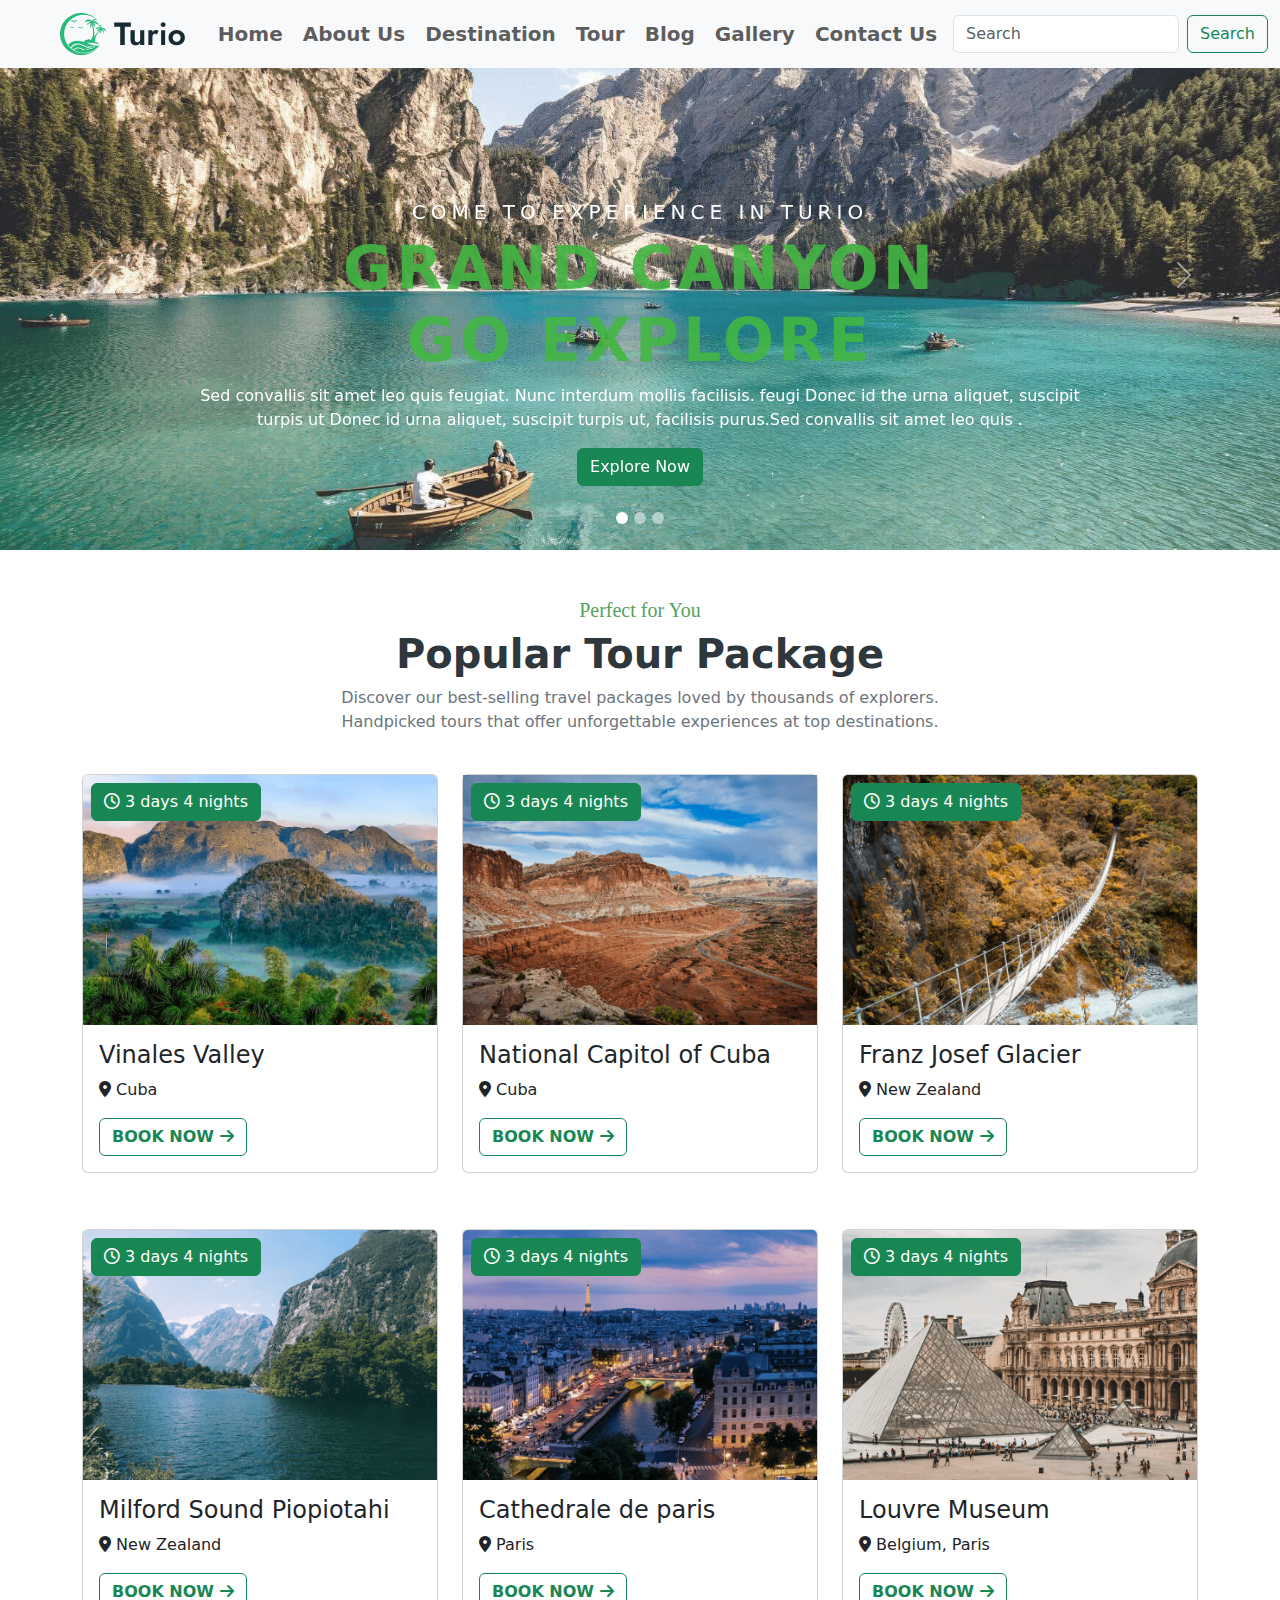
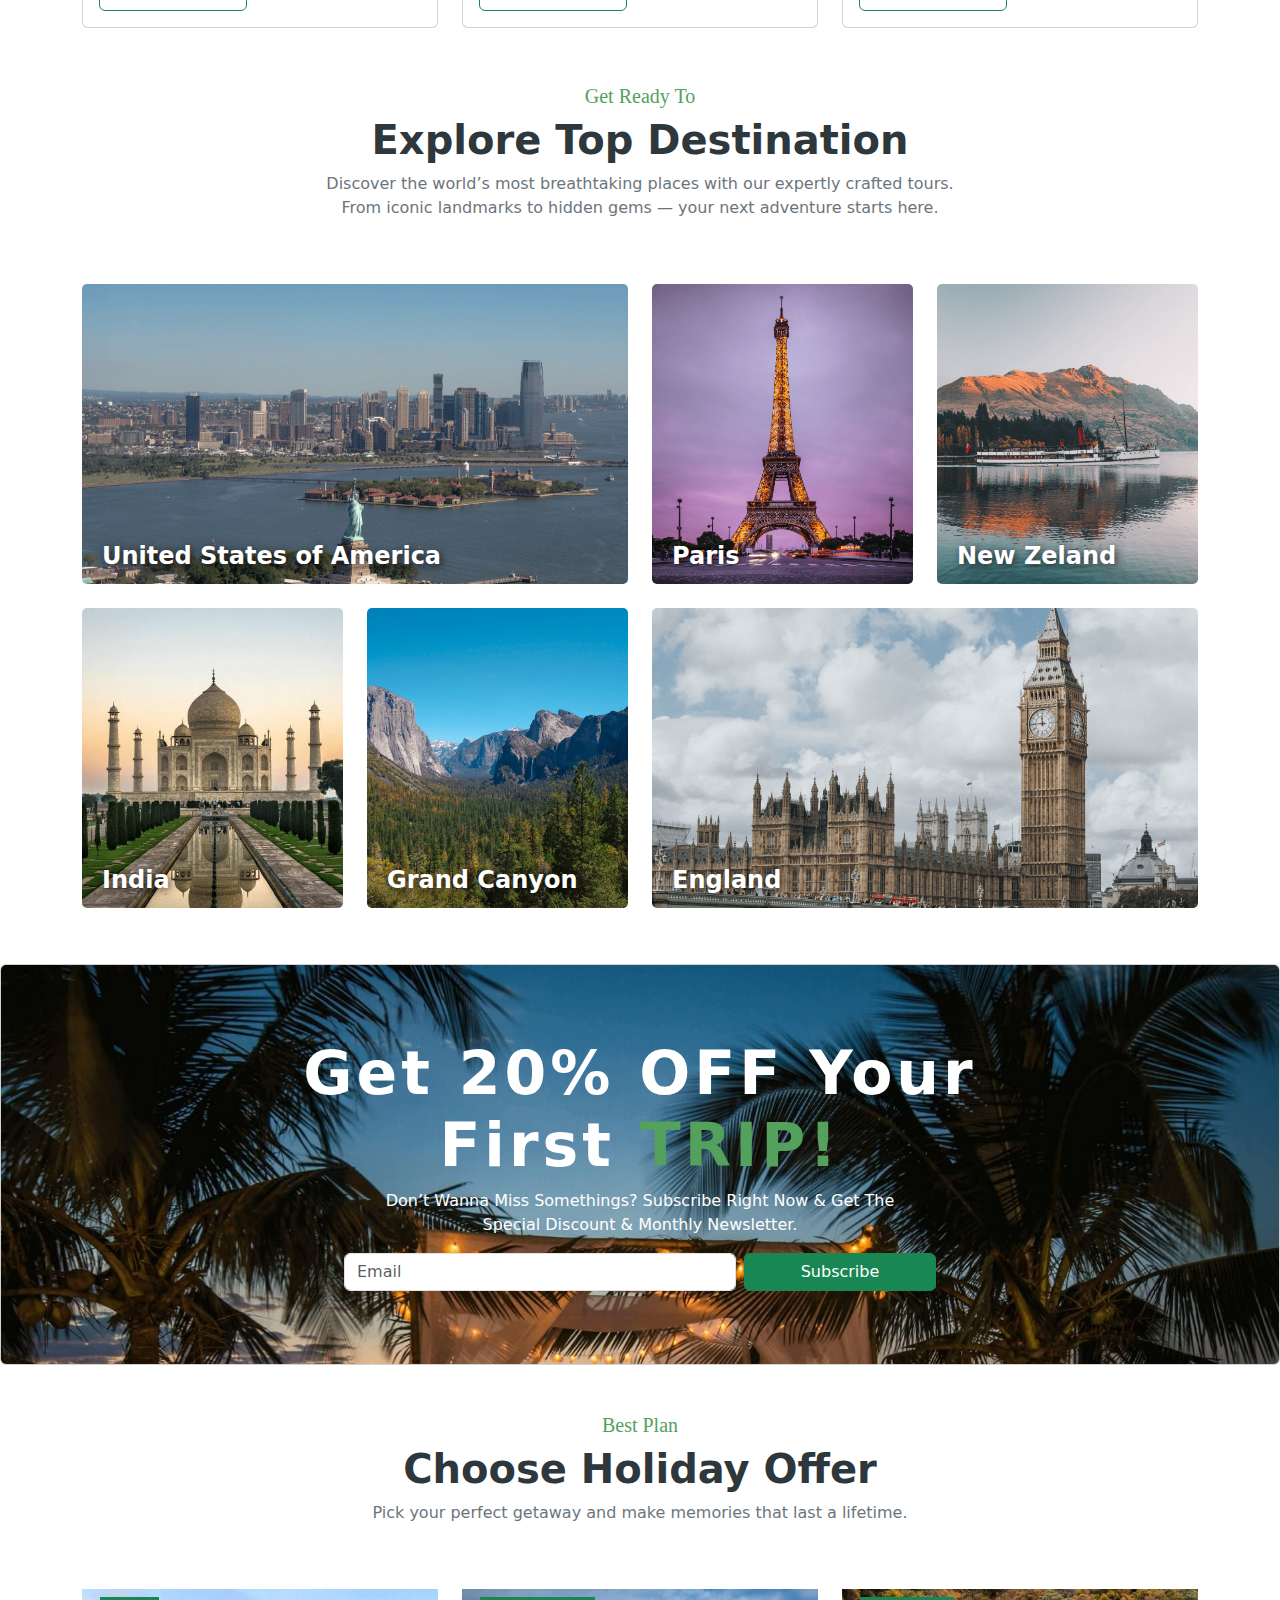
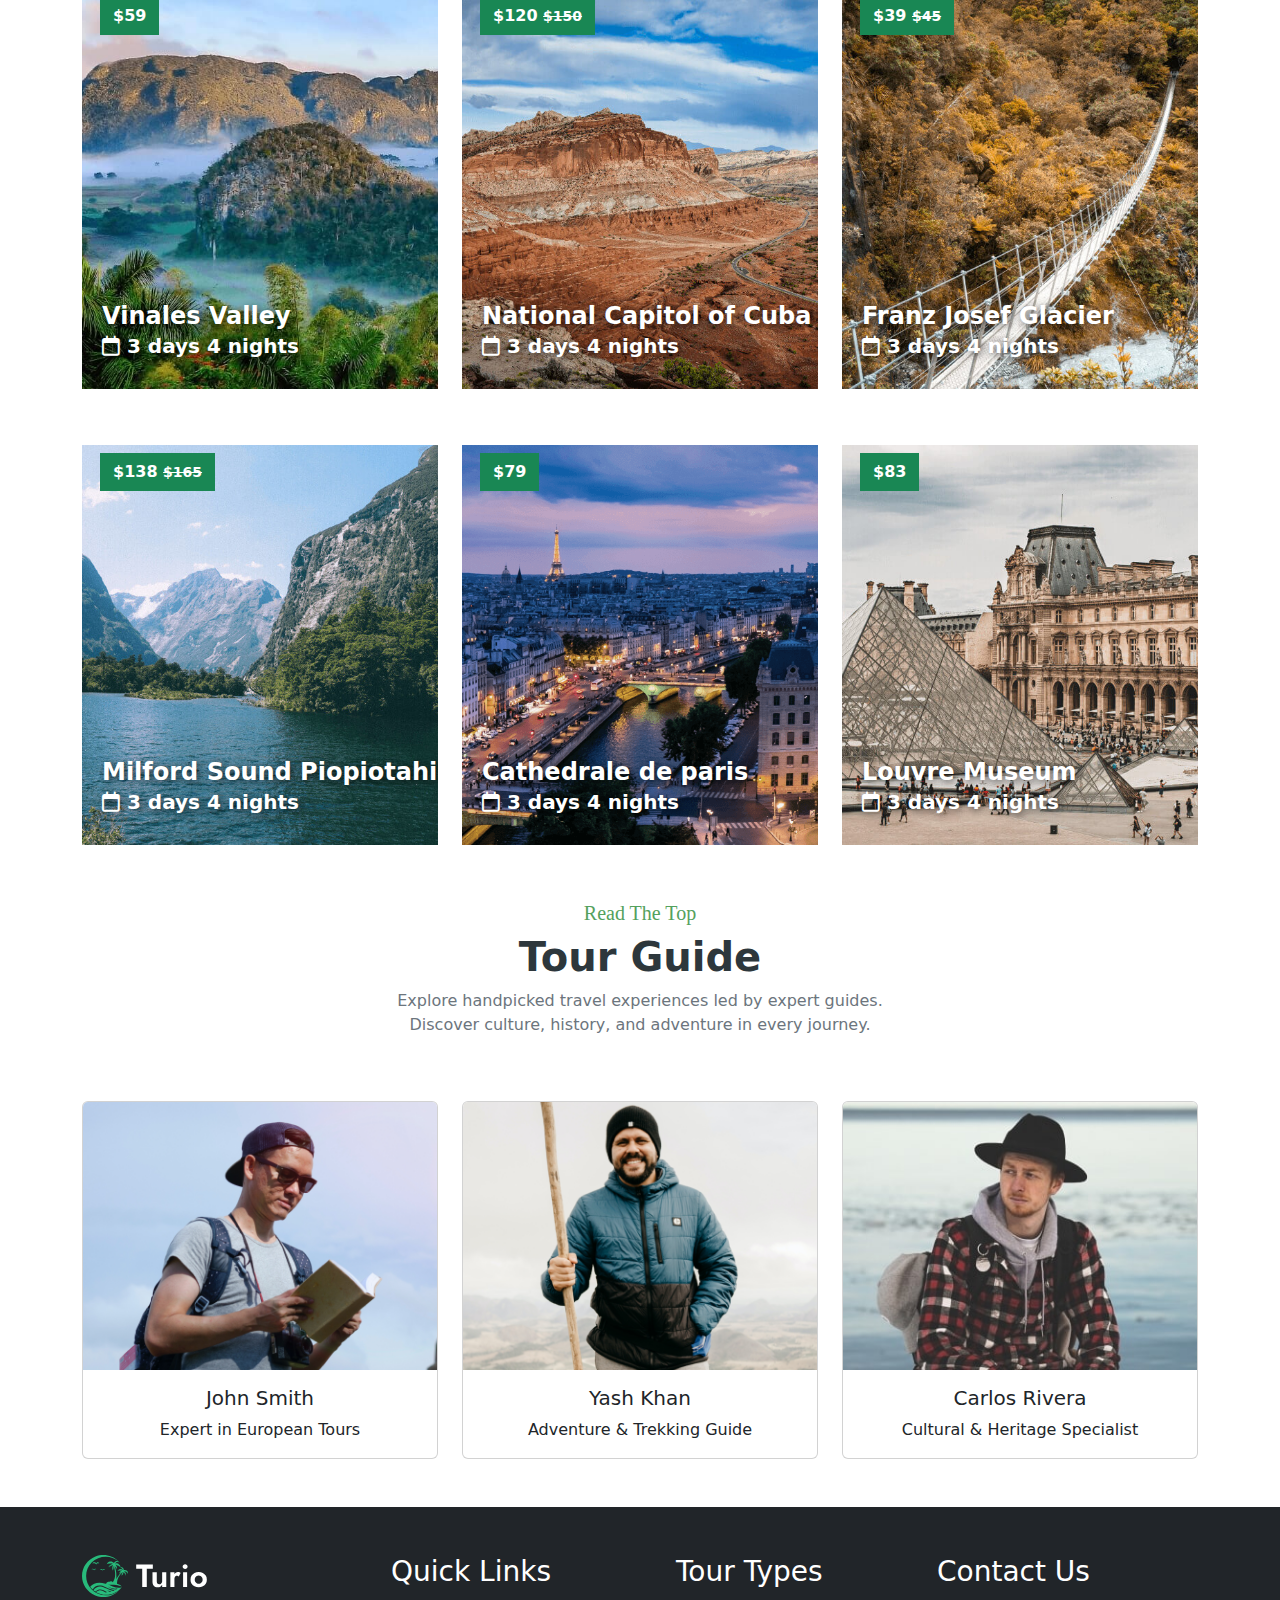
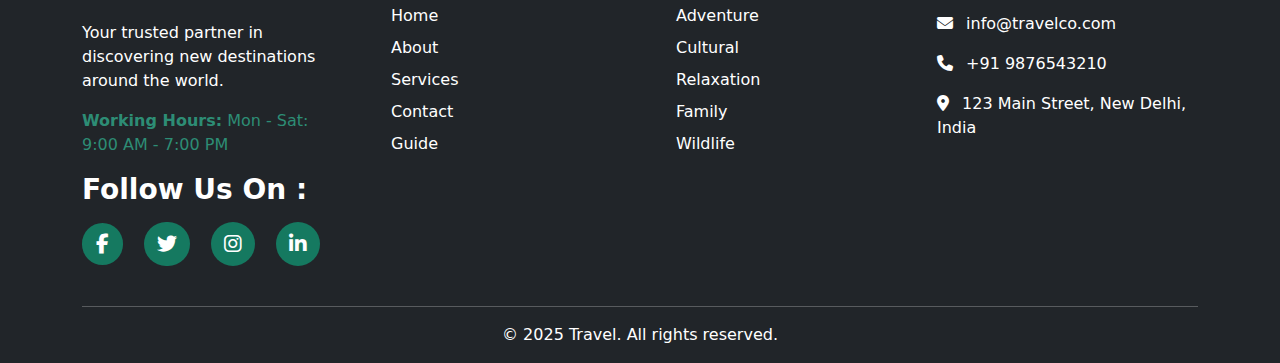
<file: index.html>
<!DOCTYPE html>
<html lang="en">

<head>
    <meta charset="UTF-8">
    <meta name="viewport" content="width=device-width, initial-scale=1.0">
    <title>Document</title>
    <link rel="stylesheet" href="Travels.css">
    <link
    href="https://cdn.jsdelivr.net/npm/bootstrap@5.3.3/dist/css/bootstrap.min.css"
    rel="stylesheet"
  />
  <script
    src="https://cdn.jsdelivr.net/npm/bootstrap@5.3.3/dist/js/bootstrap.bundle.min.js"
  ></script>
  <link
    rel="stylesheet"
    href="https://cdnjs.cloudflare.com/ajax/libs/font-awesome/6.5.0/css/all.min.css"
  />
    <link rel="stylesheet" href="https://cdnjs.cloudflare.com/ajax/libs/animate.css/4.1.1/animate.min.css" />
</head>

<body>
    <nav class="navbar navbar-expand-lg bg-body-tertiary fixed-top">
        <div class="container-fluid">
            <a class="navbar-brand ms-5" href="#">
                <img src="img/header1-logo.svg" />
            </a>
            <button class="navbar-toggler" type="button" data-bs-toggle="collapse"
                data-bs-target="#navbarSupportedContent" aria-controls="navbarSupportedContent" aria-expanded="false"
                aria-label="Toggle navigation">
                <span class="navbar-toggler-icon"></span>
            </button>
            <div class="collapse navbar-collapse justify-content-center" id="navbarSupportedContent">
                <ul class="navbar-nav  fw-bold gap-1 fs-5">
                    <li class="nav-item">
                        <a class="nav-link" aria-current="page" href="#">Home</a>
                    </li>
                    <li class="nav-item">
                        <a class="nav-link" href="Travel-About.html">About Us</a>
                    </li>
                    <li class="nav-item">
                        <a class="nav-link" href="#destination">Destination</a>
                    </li>
                    <li class="nav-item">
                        <a class="nav-link" href="#tour">Tour</a>
                    </li>
                    <li class="nav-item">
                        <a class="nav-link" href="Travel-Blog.html">Blog</a>
                    </li>
                    <li class="nav-item">
                        <a class="nav-link" href="Travel-Gallery.html">Gallery</a>
                    </li>
                    <li class="nav-item">
                        <a class="nav-link" href="Travel-Contact.html">Contact Us</a>
                    </li>
                </ul>
            </div>
            <form class="d-flex" role="search">
                <input class="form-control me-2" type="search" placeholder="Search" aria-label="Search" />
                <button class="btn btn-outline-success" type="submit">Search</button>
            </form>
        </div>
    </nav>

    <div id="carouselExampleCaptions" class="carousel slide">
        <div class="carousel-indicators">
            <button type="button" data-bs-target="#carouselExampleCaptions" data-bs-slide-to="0" class="active"
                aria-current="true" aria-label="Slide 1"></button>
            <button type="button" data-bs-target="#carouselExampleCaptions" data-bs-slide-to="1"
                aria-label="Slide 2"></button>
            <button type="button" data-bs-target="#carouselExampleCaptions" data-bs-slide-to="2"
                aria-label="Slide 3"></button>
        </div>
        <div class="carousel-inner">
            <div class="carousel-item active">
                <img src="img/slider-image-one-1.png" class="d-block w-100 blur-bg slider-img" alt="...">
                <div class="carousel-caption d-flex flex-column  justify-content-center align-items-center">
                    <h5 class="hi5">Come to experience in Turio</h5>
                    <h2 class="hi2 animate__animated animate__backInUp">
                        GRAND CANYON <br>
                        <span> GO EXPLORE</span>
                    </h2>
                    <p>Sed convallis sit amet leo quis feugiat. Nunc interdum mollis facilisis.
                        feugi Donec id the urna aliquet, suscipit turpis ut Donec id urna aliquet,
                        suscipit turpis ut, facilisis purus.Sed convallis sit amet leo quis .</p>
                    <button type="button" class="btn btn-success">Explore Now</button><br>
                </div>
            </div>
            <div class="carousel-item">
                <img src="img/slider-image-two-1.png" class="d-block w-100 blur-bg slider-img" alt="...">
                <div class="carousel-caption d-flex flex-column justify-content-center align-items-center">
                    <h5 class="hi5">Come to experience in Turio</h5>
                    <h2 class="hi2 animate__animated animate__backInUp">
                        LANDMARK TOUR <br>
                        <span> LET'S ENJOY</span>
                    </h2>
                    <p>Sed convallis sit amet leo quis feugiat. Nunc interdum mollis facilisis.
                        feugi Donec id the urna aliquet, suscipit turpis ut Donec id urna aliquet,
                        suscipit turpis ut, facilisis purus.Sed convallis sit amet leo quis .</p>
                    <button type="button" class="btn btn-success">Explore Now</button><br>
                </div>
            </div>
            <div class="carousel-item">
                <img src="img/slider-image-three-1.png" class="d-block w-100 blur-bg slider-img" alt="...">
                <div class="carousel-caption d-flex flex-column justify-content-center align-items-center">
                    <h5 class="hi5">Come to experience in Turio</h5>
                    <h2 class="hi2 animate__animated animate__backInUp">
                        KEEP TRAVEL ON <br>
                        <span> CALM & TRAVEL</span>
                    </h2>
                    <p>Sed convallis sit amet leo quis feugiat. Nunc interdum mollis facilisis.
                        feugi Donec id the urna aliquet, suscipit turpis ut Donec id urna aliquet,
                        suscipit turpis ut, facilisis purus.Sed convallis sit amet leo quis .</p>
                    <button type="button" class="btn btn-success">Explore Now</button><br>
                </div>
            </div>
        </div>
        <button class="carousel-control-prev" type="button" data-bs-target="#carouselExampleCaptions"
            data-bs-slide="prev">
            <span class="carousel-control-prev-icon" aria-hidden="true"></span>
            <span class="visually-hidden">Previous</span>
        </button>
        <button class="carousel-control-next" type="button" data-bs-target="#carouselExampleCaptions"
            data-bs-slide="next">
            <span class="carousel-control-next-icon" aria-hidden="true"></span>
            <span class="visually-hidden">Next</span>
        </button>
    </div>

    <div class="container">
        <div class="row mt-5" id="tour">
            <div class="col text-center">
                <h5 style="color: #54a15d; font-family: initial;">Perfect for You</h5>
                <h1 style="color: #2d373c; font-weight: 800;">Popular Tour Package</h1>
                <p style="color: #6c757d;">
                    Discover our best-selling travel packages loved by thousands of explorers. <br>
                    Handpicked tours that offer unforgettable experiences at top destinations.
                </p>
            </div>
        </div>

        <div class="row mt-4 mb-3 ">
            <div class="col-lg-4 col-md-12 mb-2">
                <div class="card">
                    <div class="image-container">
                        <img src="img/Destination1.png" class="card-img-top" alt="...">
                        <button class="btn btn-success position-absolute start-0 m-2">
                            <i class="fa-regular fa-clock"></i> 3 days 4 nights
                        </button>
                    </div>
                    <div class="card-body">
                        <h4 class="card-title">Vinales Valley</h4>
                        <p class="card-text"><i class="fa-solid fa-location-dot"></i> Cuba</p>
                        <a href="Travel-form.html" class="btn fw-bold btn-outline-success">
                            BOOK NOW&nbsp;<i class="fa-solid fa-arrow-right"></i>
                        </a>
                    </div>
                </div>
            </div>
            <div class="col-lg-4 col-md-12 mb-2">
                <div class="card">
                    <div class="image-container">
                        <img src="img/Destination2.png" alt="...">
                        <button class="btn btn-success position-absolute start-0 m-2">
                            <i class="fa-regular fa-clock"></i> 3 days 4 nights
                        </button>
                    </div>
                    <div class="card-body">
                        <h4 class="card-title">National Capitol of Cuba</h4>
                        <p class="card-text"><i class="fa-solid fa-location-dot"></i> Cuba</p>
                        <a href="Travel-form.html" class="btn fw-bold btn-outline-success">
                            BOOK NOW&nbsp;<i class="fa-solid fa-arrow-right"></i>
                        </a>
                    </div>
                </div>
            </div>
            <div class="col-lg-4 col-md-12">
                <div class="card">
                    <div class="image-container">
                        <img src="img/Destination3.png" class="card-img-top" alt="...">
                        <button class="btn btn-success position-absolute  start-0 m-2">
                            <i class="fa-regular fa-clock"></i> 3 days 4 nights
                        </button>
                    </div>
                    <div class="card-body">
                        <h4 class="card-title">Franz Josef Glacier</h4>
                        <p class="card-text"><i class="fa-solid fa-location-dot"></i> New Zealand</p>
                        <a href="Travel-form.html" class="btn fw-bold btn-outline-success">
                            BOOK NOW&nbsp;<i class="fa-solid fa-arrow-right"></i>
                        </a>
                    </div>
                </div>
            </div>
        </div>

        <div class="row my-5">
            <div class="col-lg-4 col-md-12 mb-2">
                <div class="card">
                    <div class="image-container">
                        <img src="img/Destination4.png" class="card-img-top" alt="...">
                        <button class="btn btn-success position-absolute  start-0 m-2">
                            <i class="fa-regular fa-clock"></i> 3 days 4 nights
                        </button>
                    </div>
                    <div class="card-body">
                        <h4 class="card-title">Milford Sound Piopiotahi</h4>
                        <p class="card-text"><i class="fa-solid fa-location-dot"></i> New Zealand</p>
                        <a href="Travel-form.html" class="btn fw-bold btn-outline-success">
                            BOOK NOW&nbsp;<i class="fa-solid fa-arrow-right"></i>
                        </a>
                    </div>
                </div>
            </div>
            <div class="col-lg-4 col-md-12 mb-2">
                <div class="card">
                    <div class="image-container">
                        <img src="img/Destination5.png" class="card-img-top" alt="...">
                        <button class="btn btn-success position-absolute  start-0 m-2">
                            <i class="fa-regular fa-clock"></i> 3 days 4 nights
                        </button>
                    </div>
                    <div class="card-body">
                        <h4 class="card-title">Cathedrale de paris</h4>
                        <p class="card-text"><i class="fa-solid fa-location-dot"></i> Paris</p>
                        <a href="Travel-form.html" class="btn fw-bold btn-outline-success">
                            BOOK NOW&nbsp;<i class="fa-solid fa-arrow-right"></i>
                        </a>
                    </div>
                </div>
            </div>
            <div class="col-lg-4 col-md-12">
                <div class="card">
                    <div class="image-container">
                        <img src="img/Destination6.png" class="card-img-top" alt="...">
                        <button class="btn btn-success position-absolute  start-0 m-2">
                            <i class="fa-regular fa-clock"></i> 3 days 4 nights
                        </button>
                    </div>
                    <div class="card-body">
                        <h4 class="card-title">Louvre Museum</h4>
                        <p class="card-text"><i class="fa-solid fa-location-dot"></i> Belgium, Paris</p>
                        <a href="Travel-form.html" class="btn fw-bold btn-outline-success">
                            BOOK NOW&nbsp;<i class="fa-solid fa-arrow-right"></i>
                        </a>
                    </div>
                </div>
            </div>
        </div>

        <div class="row my-5" id="destination">
            <div class="col text-center">
                <h5 style="color: #54a15d; font-family: initial;">Get Ready To</h5>
                <h1 style="color: #2d373c; font-weight: 800;">Explore Top Destination</h1>
                <p style="color: #6c757d;">
                    Discover the world’s most breathtaking places with our expertly crafted tours. <br>
                    From iconic landmarks to hidden gems — your next adventure starts here.
                </p>
            </div>
        </div>

        <div class="row my-3">
            <div class="col-lg-6 col-md-12 col-sm-12 mb-2">
                <div class="image-text">
                    <img src="img/travel1.png" class="fixed-height" alt="..." style="border-radius: 5px;">
                    <h1 class="text">United States of America</h1>
                </div>
            </div>
            <div class="col-lg-3 col-md-6 col-sm-6 mb-2">
                <div class="image-text">
                    <img src="img/travel2.png" class=" fixed-height" alt="..." style="border-radius: 5px;">
                    <h4 class="text">Paris</h4>
                </div>
            </div>
            <div class="col-lg-3 col-md-6 col-sm-6">
                <div class="image-text">
                    <img src="img/travel3.png" class="fixed-height" alt="..." style="border-radius: 5px;">
                    <h4 class="text">New Zeland</h4>
                </div>
            </div>
        </div>

        <div class="row my-3">
            <div class="col-lg-3 col-md-6 col-sm-6 mb-2">
                <div class="image-text">
                    <img src="img/travel4.png" class="fixed-height" alt="..." style="border-radius: 5px;">
                    <h1 class="text">India</h1>
                </div>
            </div>
            <div class="col-lg-3 col-md-6 col-sm-6 mb-2">
                <div class="image-text">
                    <img src="img/travel5.png" class=" fixed-height" alt="..." style="border-radius: 5px;">
                    <h4 class="text">Grand Canyon</h4>
                </div>
            </div>
            <div class="col-lg-6 col-md-12 col-sm-12">
                <div class="image-text">
                    <img src="img/travel6.png" class="fixed-height" alt="..." style="border-radius: 5px;">
                    <h4 class="text">England</h4>
                </div>
            </div>
        </div>
    </div>

    <div class="card my-5 text-white text-center">
        <img src="img/bg.png" class="card-img" alt=".." >
        <div class="card-img-overlay d-flex flex-column justify-content-center align-items-center">
            <h1 class="card-title hi2">
                Get 20% OFF Your <br>First <span style="color: #54a15d;">TRIP!</span>
            </h1>
            <p class="card-text">
                Don’t Wanna Miss Somethings? Subscribe Right Now & Get The <br>Special Discount & Monthly Newsletter.
            </p>
            <form class="row g-2 w-100" style="max-width: 600px;" action="" method="post">
                <div class="col-md-8 col-sm-6 bun">
                    <input type="email" class="form-control" placeholder="Email" required>
                </div>
                <div class="col-md-4 col-sm-6 bun">
                    <button type="submit" class="btn btn-success w-100">Subscribe</button>
                </div>
            </form>
        </div>
    </div>

    <div class="container">
        <div class="row my-5 text-center">
            <div class="col">
                <h5 style="color: #54a15d; font-family: initial;">Best Plan</h5>
                <h1 style="color: #2d373c; font-weight: 800;">Choose Holiday Offer</h1>
                <p style="color: #6c757d;">Pick your perfect getaway and make memories that last a lifetime.</p>
            </div>
        </div>

        <div class="row my-3">
            <div class="col-lg-4 col-md-12 col-sm-12 mb-2">
                <div class="image-container" style="height: 400px; ">
                    <img src="img/Destination1.png" class="card-img-top" alt="...">
                    <button class="btn btn-success position-absolute fw-bold  start-0 m-2"
                        style="border-radius: 0; left: 10px !important;">
                        $59
                    </button>
                    <h4 class="text">Vinales Valley
                        <p><small class="fs-5"><i class="fa-regular fa-calendar"></i> 3 days 4 nights</small></p>
                    </h4>
                </div>
            </div>
            <div class="col-lg-4 col-md-12 col-sm-12 mb-2">
                <div class="image-container" style="height: 400px; ">
                    <img src="img/Destination2.png" class="card-img-top" alt="...">
                    <button class="btn btn-success position-absolute  fw-bold start-0 m-2"
                        style="border-radius: 0; left: 10px !important;">
                        $120 <small><del>$150</del></small>
                    </button>
                    <h4 class="text">National Capitol of Cuba
                        <p><small class="fs-5"><i class="fa-regular fa-calendar"></i> 3 days 4 nights</small></p>
                    </h4>
                </div>
            </div>
            <div class="col-lg-4 col-md-12 col-sm-12">
                <div class="image-container" style="height: 400px; ">
                    <img src="img/Destination3.png" class="card-img-top " alt="...">
                    <button class="btn btn-success position-absolute fw-bold  start-0 m-2"
                        style="border-radius: 0; left: 10px !important;">
                        $39 <small><del>$45</del></small>
                    </button>
                    <h4 class="text">Franz Josef Glacier
                        <p><small class="fs-5"><i class="fa-regular fa-calendar"></i> 3 days 4 nights</small></p>
                    </h4>
                </div>
            </div>
        </div>

        <div class="row my-5">
            <div class="col-lg-4 col-md-12 col-sm-12 mb-2">
                <div class="image-container" style="height: 400px; ">
                    <img src="img/Destination4.png" class="card-img-top" alt="...">
                    <button class="btn btn-success position-absolute fw-bold  start-0 m-2"
                        style="border-radius: 0; left: 10px !important;">
                        $138 <small><del>$165</del></small>
                    </button>
                    <h4 class="text">Milford Sound Piopiotahi
                        <p><small class="fs-5"><i class="fa-regular fa-calendar"></i> 3 days 4 nights</small></p>
                    </h4>
                </div>
            </div>
            <div class="col-lg-4 col-md-12 col-sm-12 mb-2">
                <div class="image-container" style="height: 400px; ">
                    <img src="img/Destination5.png" class="card-img-top" alt="...">
                    <button class="btn btn-success position-absolute  fw-bold start-0 m-2"
                        style="border-radius: 0; left: 10px !important;">
                        $79
                    </button>
                    <h4 class="text">Cathedrale de paris
                        <p><small class="fs-5"><i class="fa-regular fa-calendar"></i> 3 days 4 nights</small></p>
                    </h4>
                </div>
            </div>
            <div class="col-lg-4 col-md-12 col-sm-12">
                <div class="image-container" style="height: 400px; ">
                    <img src="img/Destination6.png" class="card-img-top " alt="...">
                    <button class="btn btn-success position-absolute fw-bold  start-0 m-2"
                        style="border-radius: 0; left: 10px !important;">
                        $83
                    </button>
                    <h4 class="text">Louvre Museum
                        <p><small class="fs-5"><i class="fa-regular fa-calendar"></i> 3 days 4 nights</small></p>
                    </h4>
                </div>
            </div>
        </div>

        <div class="row my-5 text-center" id="guide">
            <div class="col">
                <h5 style="color: #54a15d; font-family: initial;">Read The Top</h5>
                <h1 style="color: #2d373c; font-weight: 800;">Tour Guide</h1>
                <p style="color: #6c757d;">
                    Explore handpicked travel experiences led by expert guides.<br> Discover culture, history, and
                    adventure in every journey.
                </p>
            </div>
        </div>

        <div class="row text-center justify-content-center">
            <div class="col-md-4 mb-4">
                <div class="card">
                    <img src="img/tour-guide-one.png" class="card-img-top" alt="Guide 1">
                    <div class="card-body">
                        <h5 class="card-title">John Smith</h5>
                        <p class="card-text">Expert in European Tours</p>
                    </div>
                </div>
            </div>
            <div class="col-md-4 mb-4">
                <div class="card">
                    <img src="img/tour-guide-two.png" class="card-img-top" alt="Guide 2">
                    <div class="card-body">
                        <h5 class="card-title">Yash Khan</h5>
                        <p class="card-text">Adventure & Trekking Guide</p>
                    </div>
                </div>
            </div>
            <div class="col-md-4 mb-4">
                <div class="card">
                    <img src="img/tour-guide-three.jpg" class="card-img-top" alt="Guide 3">
                    <div class="card-body">
                        <h5 class="card-title">Carlos Rivera</h5>
                        <p class="card-text">Cultural & Heritage Specialist</p>
                    </div>
                </div>
            </div>
        </div>
    </div>

    <footer class="bg-dark text-white pt-5 pb-3 mt-4">
        <div class="container text-center text-md-start">
            <div class="row">
                <div class="col-md-3 mb-4 ">
                    <img src="img/logo2-1.svg" /><br><br>
                    <p>Your trusted partner in discovering new destinations around the world. </p>
                    <p class="color"><strong>Working Hours:</strong> Mon - Sat: 9:00 AM - 7:00 PM</p>
                    <h3 class="fw-bold">Follow Us On :</h3>
                    <div class="mt-3">
                        <a href="#" class="text-white me-3 fs-5"><i class="fab fa-facebook-f bg-color-icon"></i></a>
                        <a href="#" class="text-white me-3 fs-5"><i class="fab fa-twitter bg-color-icon1"></i></a>
                        <a href="#" class="text-white me-3 fs-5"><i class="fab fa-instagram bg-color-icon1"></i></a>
                        <a href="#" class="text-white me-3 fs-5"><i class="fab fa-linkedin-in bg-color-icon1"></i></a>
                    </div>
                </div>
                <div class="col-md-3 mb-4">
                    <h3 class="ms-4 mb-3">Quick Links</h3>
                    <ul class="list-unstyled ms-4">
                        <li class="mb-2"><a href="#" class="text-white text-decoration-none">Home</a></li>
                        <li class="mb-2"><a href="#" class="text-white text-decoration-none">About</a></li>
                        <li class="mb-2"><a href="#" class="text-white text-decoration-none">Services</a></li>
                        <li class="mb-2"><a href="Travel-Contact.html" class="text-white text-decoration-none">Contact</a></li>
                        <li class="mb-2"><a href="#guide" class="text-white text-decoration-none">Guide</a></li>
                    </ul>
                </div>
                <div class="col-md-3 mb-4">
                    <h3 class="ms-4 mb-3">Tour Types</h3>
                    <ul class="list-unstyled ms-4">
                        <li class="mb-2"><a href="#" class="text-white text-decoration-none">Adventure</a></li>
                        <li class="mb-2"><a href="#" class="text-white text-decoration-none">Cultural</a></li>
                        <li class="mb-2"><a href="#" class="text-white text-decoration-none">Relaxation</a></li>
                        <li class="mb-2"><a href="#" class="text-white text-decoration-none">Family</a></li>
                        <li class="mb-2"><a href="#" class="text-white text-decoration-none">Wildlife</a></li>
                    </ul>
                </div>
                <div class="col-md-3 mb-4">
                    <h3 class="mb-4">Contact Us</h3>
                    <p><i class="fas fa-envelope me-2"></i> info@travelco.com</p>
                    <p><i class="fas fa-phone me-2"></i> +91 9876543210</p>
                    <p><i class="fas fa-map-marker-alt me-2"></i> 123 Main Street, New Delhi, India</p>
                </div>
            </div>
            <hr>
            <div class="text-center mt-3">
                <p class="mb-0">&copy; 2025 Travel. All rights reserved.</p>
            </div>
        </div>
    </footer>
</body>

</html>
</file>
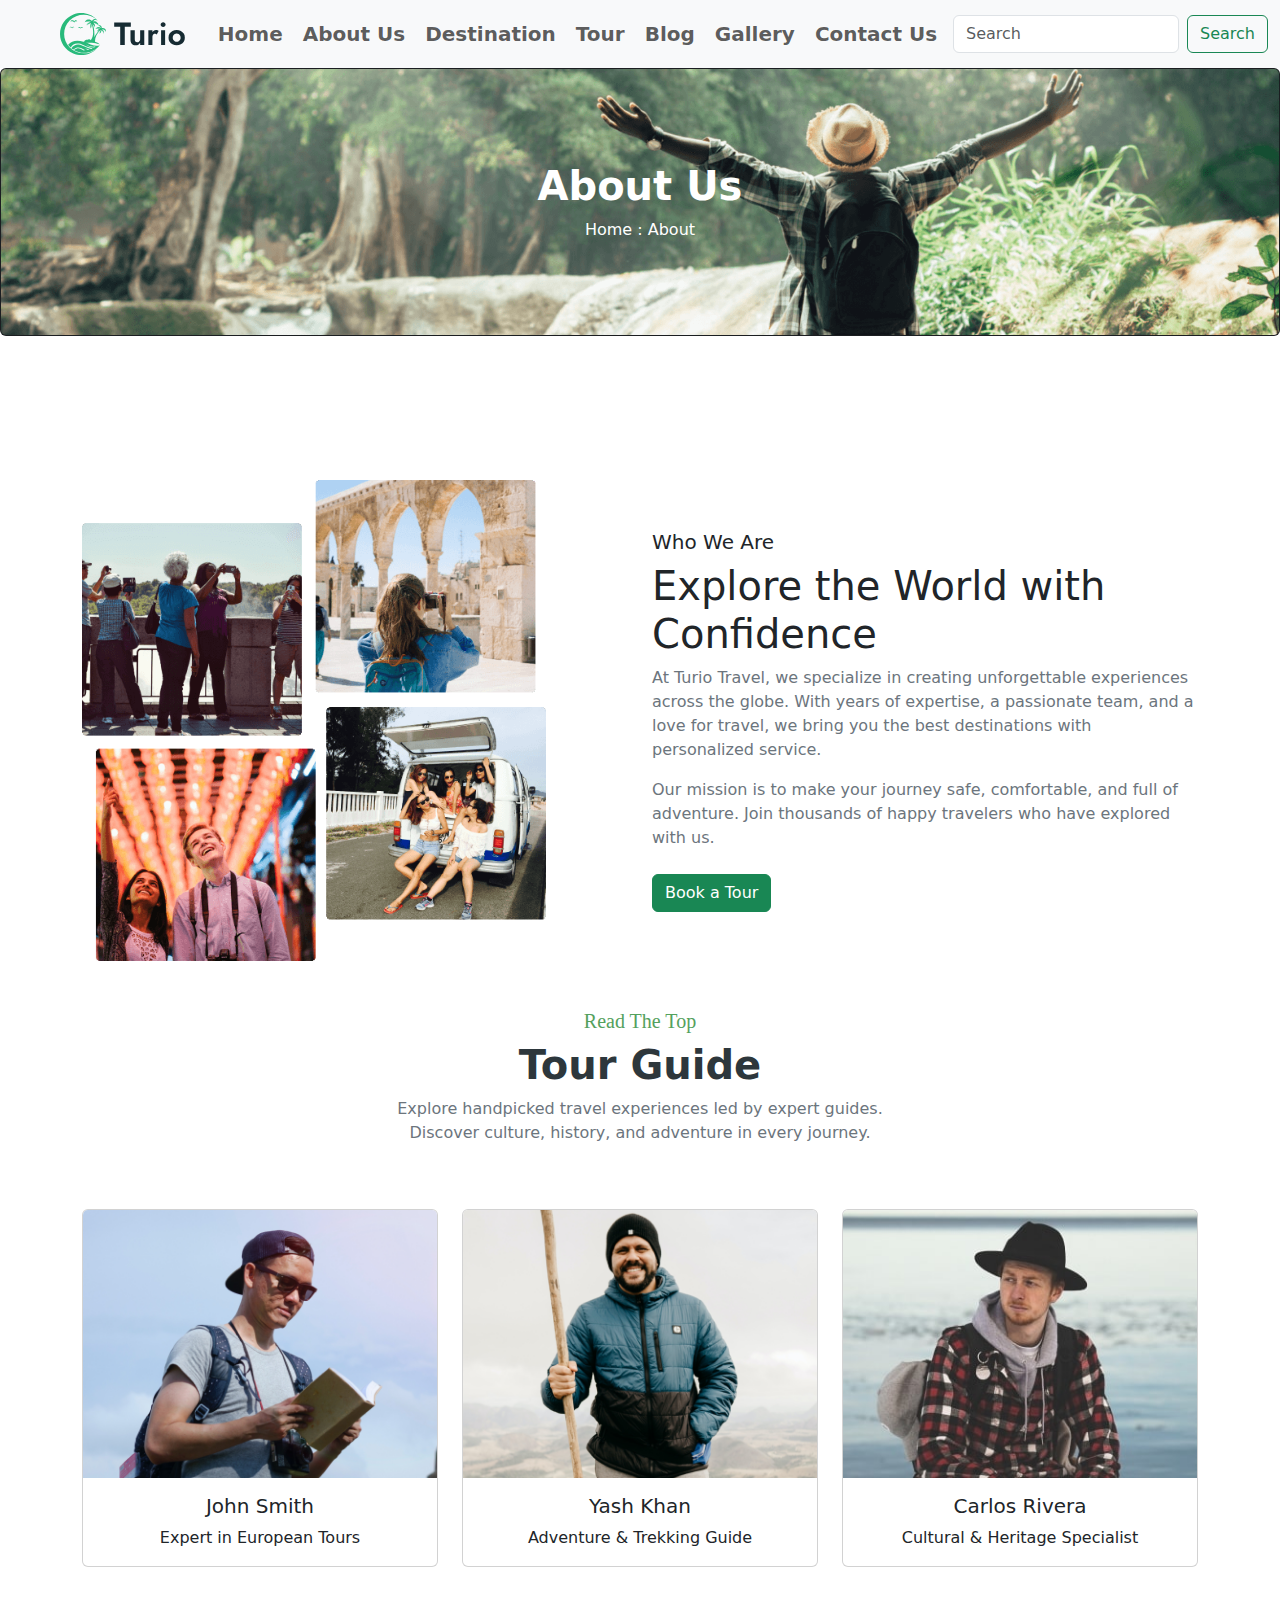
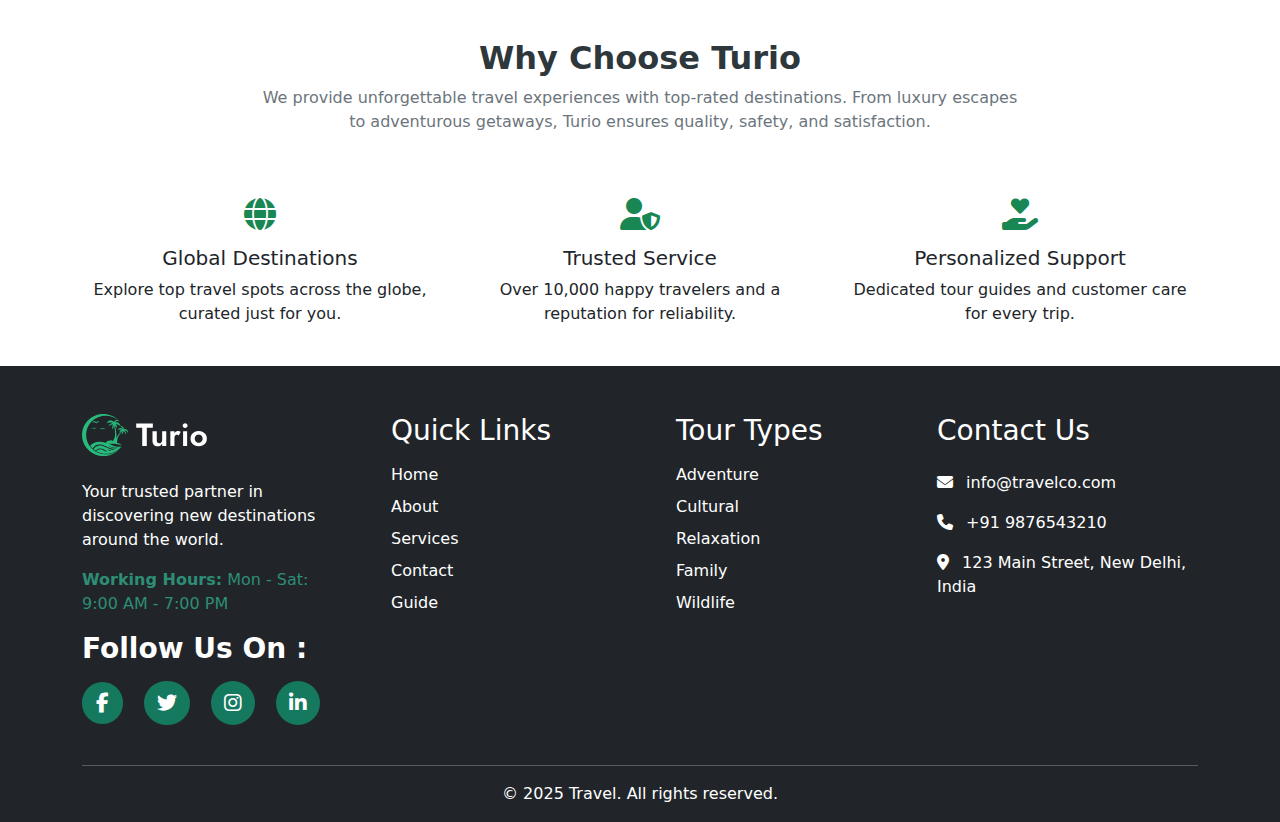
<file: Travel-About.html>
<!DOCTYPE html>
<html lang="en">

<head>
    <meta charset="UTF-8">
    <meta name="viewport" content="width=device-width, initial-scale=1.0">
    <title>Document</title>
    <link rel="stylesheet" href="Travels.css">
   <link
    href="https://cdn.jsdelivr.net/npm/bootstrap@5.3.3/dist/css/bootstrap.min.css"
    rel="stylesheet"
  />
  <script
    src="https://cdn.jsdelivr.net/npm/bootstrap@5.3.3/dist/js/bootstrap.bundle.min.js"
  ></script>
  <link
    rel="stylesheet"
    href="https://cdnjs.cloudflare.com/ajax/libs/font-awesome/6.5.0/css/all.min.css"
  />
    <link rel="stylesheet" href="https://cdnjs.cloudflare.com/ajax/libs/animate.css/4.1.1/animate.min.css" />
</head>

<body>
    <nav class="navbar navbar-expand-lg bg-body-tertiary">
        <div class="container-fluid">
            <a class="navbar-brand ms-5" href="#">
                <img src="img/header1-logo.svg" />
            </a>
            <button class="navbar-toggler" type="button" data-bs-toggle="collapse"
                data-bs-target="#navbarSupportedContent" aria-controls="navbarSupportedContent" aria-expanded="false"
                aria-label="Toggle navigation">
                <span class="navbar-toggler-icon"></span>
            </button>
            <div class="collapse navbar-collapse justify-content-center" id="navbarSupportedContent">
                <ul class="navbar-nav  fw-bold gap-1 fs-5">
                    <li class="nav-item">
                        <a class="nav-link" aria-current="page" href="index.html">Home</a>
                    </li>
                    <li class="nav-item">
                        <a class="nav-link" href="#">About Us</a>
                    </li>
                    <li class="nav-item">
                        <a class="nav-link" href="index.html">Destination</a>
                    </li>
                    <li class="nav-item">
                        <a class="nav-link" href="index.html">Tour</a>
                    </li>
                    <li class="nav-item">
                        <a class="nav-link" href="Travel-Blog.html">Blog</a>
                    </li>
                    <li class="nav-item">
                        <a class="nav-link" href="Travel-Gallery.html">Gallery</a>
                    </li>
                    <li class="nav-item">
                        <a class="nav-link" href="Travel-Contact.html">Contact Us</a>
                    </li>
                </ul>
            </div>
            <form class="d-flex" role="search">
                <input class="form-control me-2" type="search" placeholder="Search" aria-label="Search" />
                <button class="btn btn-outline-success" type="submit">Search</button>
            </form>
        </div>
    </nav>

    <div class="card text-bg-dark">
        <img src="img/bg-gallery.png" class="card-img slider-img1" alt="...">
        <div class="card-img-overlay d-flex flex-column justify-content-center align-items-center">
            <h1 class="card-title fw-bold">About Us</h1>
            <p class="card-text">Home : About</p>
        </div>
    </div>

    <div class="container mt-5 pt-5">
        <div class="row align-items-center my-5">
            <div class="col-md-6">
                <img src="img/about-image-group2-1 (1).png" style="width: 85%;">        
            </div>
            <div class="col-md-6">
                <h5 class="section-subtitle">Who We Are</h5>
                <h1 class="section-title">Explore the World with Confidence</h1>
                <p style="color: #6c757d;">
                    At Turio Travel, we specialize in creating unforgettable experiences across the globe.
                    With years of expertise, a passionate team, and a love for travel, we bring you the best
                    destinations with personalized service.
                </p>
                <p style="color: #6c757d;">
                    Our mission is to make your journey safe, comfortable, and full of adventure. Join thousands of
                    happy travelers who have explored with us.
                </p>
                <a href="Travel-form.html" class="btn btn-success mt-2">Book a Tour</a>
            </div>
        </div>
    </div>

    <div class="container">
        <div class="row my-5 text-center" id="guide">
            <div class="col">
                <h5 style="color: #54a15d; font-family: initial;">Read The Top</h5>
                <h1 style="color: #2d373c; font-weight: 800;">Tour Guide</h1>
                <p style="color: #6c757d;">
                    Explore handpicked travel experiences led by expert guides.<br> Discover culture, history, and
                    adventure in every journey.
                </p>
            </div>
        </div>

        <div class="row text-center justify-content-center">
            <div class="col-md-4 mb-4">
                <div class="card">
                    <img src="img/tour-guide-one.png" class="card-img-top" alt="Guide 1">
                    <div class="card-body">
                        <h5 class="card-title">John Smith</h5>
                        <p class="card-text">Expert in European Tours</p>
                    </div>
                </div>
            </div>
            <div class="col-md-4 mb-4">
                <div class="card">
                    <img src="img/tour-guide-two.png" class="card-img-top" alt="Guide 2">
                    <div class="card-body">
                        <h5 class="card-title">Yash Khan</h5>
                        <p class="card-text">Adventure & Trekking Guide</p>
                    </div>
                </div>
            </div>
            <div class="col-md-4 mb-4">
                <div class="card">
                    <img src="img/tour-guide-three.jpg" class="card-img-top" alt="Guide 3">
                    <div class="card-body">
                        <h5 class="card-title">Carlos Rivera</h5>
                        <p class="card-text">Cultural & Heritage Specialist</p>
                    </div>
                </div>
            </div>
        </div>

        <div class="row my-5 text-center" id="guide">
    <div class="col">
        <h2 class="text-center" style="color: #2d373c; font-weight: 800;">Why Choose Turio</h2>
        <p style="color: #6c757d;">
            We provide unforgettable travel experiences with top-rated destinations.
            From luxury escapes <br> to adventurous getaways, Turio ensures quality, safety, and satisfaction.
        </p>
    </div>
</div>


        <div class="row mt-4 text-center">
            <div class="col-md-4">
                <i class="fa-solid fa-globe fa-2x text-success mb-3"></i>
                <h5>Global Destinations</h5>
                <p>Explore top travel spots across the globe, curated just for you.</p>
            </div>
            <div class="col-md-4">
                <i class="fa-solid fa-user-shield fa-2x text-success mb-3"></i>
                <h5>Trusted Service</h5>
                <p>Over 10,000 happy travelers and a reputation for reliability.</p>
            </div>
            <div class="col-md-4">
                <i class="fa-solid fa-hand-holding-heart fa-2x text-success mb-3"></i>
                <h5>Personalized Support</h5>
                <p>Dedicated tour guides and customer care for every trip.</p>
            </div>
        </div>
    </div>

    <footer class="bg-dark text-white pt-5 pb-3 mt-4">
        <div class="container text-center text-md-start">
            <div class="row">
                <div class="col-md-3 mb-4 ">
                    <img src="img/logo2-1.svg" /><br><br>
                    <p>Your trusted partner in discovering new destinations around the world. </p>
                    <p class="color"><strong>Working Hours:</strong> Mon - Sat: 9:00 AM - 7:00 PM</p>
                    <h3 class="fw-bold">Follow Us On :</h3>
                    <div class="mt-3">
                        <a href="#" class="text-white me-3 fs-5"><i class="fab fa-facebook-f bg-color-icon"></i></a>
                        <a href="#" class="text-white me-3 fs-5"><i class="fab fa-twitter bg-color-icon1"></i></a>
                        <a href="#" class="text-white me-3 fs-5"><i class="fab fa-instagram bg-color-icon1"></i></a>
                        <a href="#" class="text-white me-3 fs-5"><i class="fab fa-linkedin-in bg-color-icon1"></i></a>
                    </div>
                </div>
                <div class="col-md-3 mb-4">
                    <h3 class="ms-4 mb-3">Quick Links</h3>
                    <ul class="list-unstyled ms-4">
                        <li class="mb-2"><a href="#" class="text-white text-decoration-none">Home</a></li>
                        <li class="mb-2"><a href="#" class="text-white text-decoration-none">About</a></li>
                        <li class="mb-2"><a href="#" class="text-white text-decoration-none">Services</a></li>
                        <li class="mb-2"><a href="Travel-Contact.html" class="text-white text-decoration-none">Contact</a></li>
                        <li class="mb-2"><a href="#guide" class="text-white text-decoration-none">Guide</a></li>
                    </ul>
                </div>
                <div class="col-md-3 mb-4">
                    <h3 class="ms-4 mb-3">Tour Types</h3>
                    <ul class="list-unstyled ms-4">
                        <li class="mb-2"><a href="#" class="text-white text-decoration-none">Adventure</a></li>
                        <li class="mb-2"><a href="#" class="text-white text-decoration-none">Cultural</a></li>
                        <li class="mb-2"><a href="#" class="text-white text-decoration-none">Relaxation</a></li>
                        <li class="mb-2"><a href="#" class="text-white text-decoration-none">Family</a></li>
                        <li class="mb-2"><a href="#" class="text-white text-decoration-none">Wildlife</a></li>
                    </ul>
                </div>
                <div class="col-md-3 mb-4">
                    <h3 class="mb-4">Contact Us</h3>
                    <p><i class="fas fa-envelope me-2"></i> info@travelco.com</p>
                    <p><i class="fas fa-phone me-2"></i> +91 9876543210</p>
                    <p><i class="fas fa-map-marker-alt me-2"></i> 123 Main Street, New Delhi, India</p>
                </div>
            </div>
            <hr>
            <div class="text-center mt-3">
                <p class="mb-0">&copy; 2025 Travel. All rights reserved.</p>
            </div>
        </div>
    </footer>
</body>
</html>
</file>
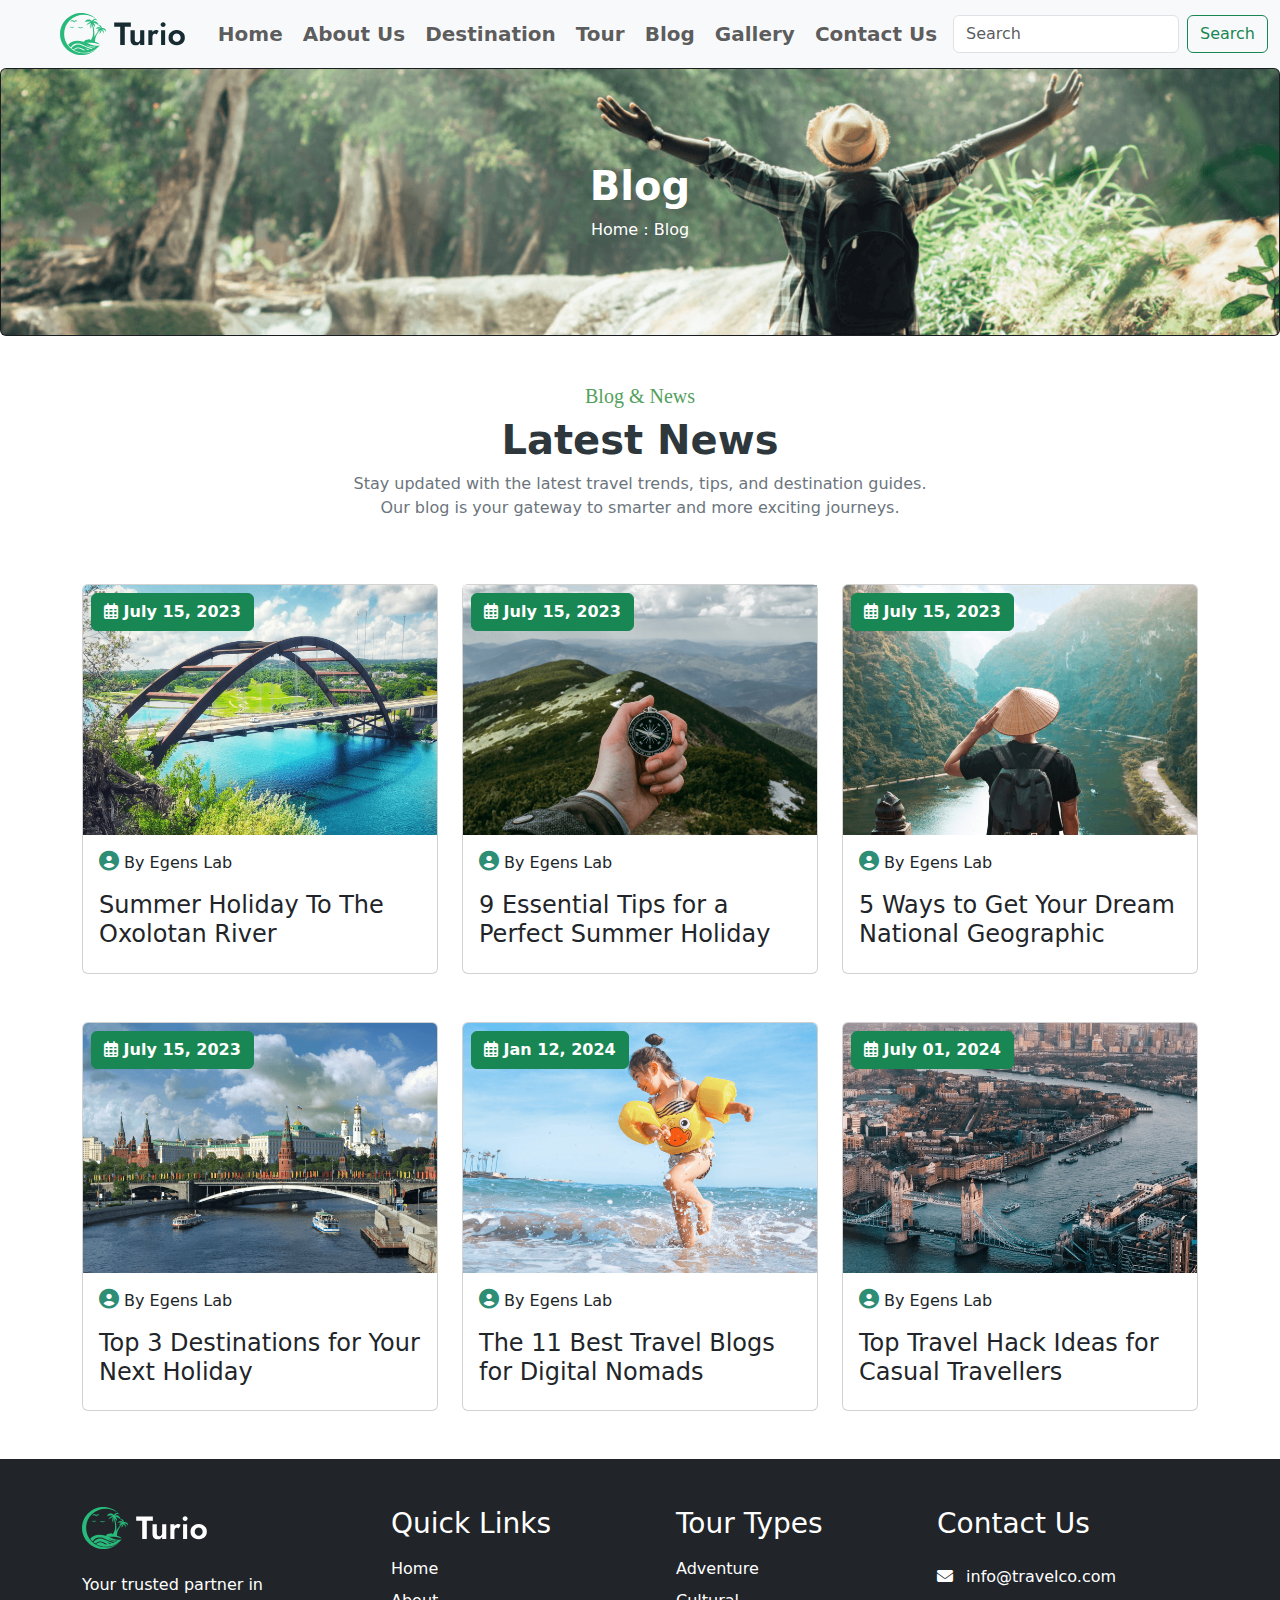
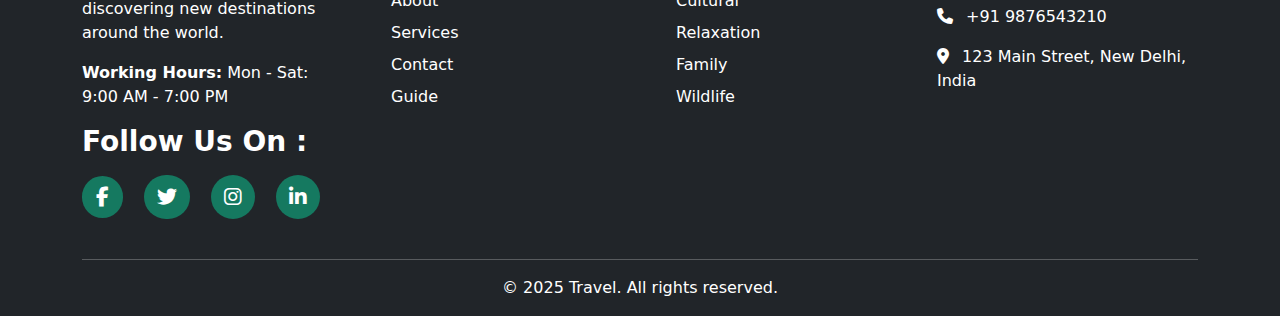
<file: Travel-Blog.html>
<!DOCTYPE html>
<html lang="en">
<head>
    <meta charset="UTF-8">
    <meta name="viewport" content="width=device-width, initial-scale=1.0">
    <title>Document</title>
    <link rel="stylesheet" href="Travels.css">
    <link
    href="https://cdn.jsdelivr.net/npm/bootstrap@5.3.3/dist/css/bootstrap.min.css"
    rel="stylesheet"
  />
  <script
    src="https://cdn.jsdelivr.net/npm/bootstrap@5.3.3/dist/js/bootstrap.bundle.min.js"
  ></script>
  <link
    rel="stylesheet"
    href="https://cdnjs.cloudflare.com/ajax/libs/font-awesome/6.5.0/css/all.min.css"
  />
    <link rel="stylesheet" href="https://cdnjs.cloudflare.com/ajax/libs/animate.css/4.1.1/animate.min.css" />
</head>
<body>
    <nav class="navbar navbar-expand-lg bg-body-tertiary">
        <div class="container-fluid">
            <a class="navbar-brand ms-5" href="#">
                <img src="img/header1-logo.svg" />
            </a>
            <button class="navbar-toggler" type="button" data-bs-toggle="collapse"
                data-bs-target="#navbarSupportedContent" aria-controls="navbarSupportedContent" aria-expanded="false"
                aria-label="Toggle navigation">
                <span class="navbar-toggler-icon"></span>
            </button>
            <div class="collapse navbar-collapse justify-content-center" id="navbarSupportedContent">
                <ul class="navbar-nav  fw-bold gap-1 fs-5">
                    <li class="nav-item">
                        <a class="nav-link" aria-current="page" href="index.html">Home</a>
                    </li>
                    <li class="nav-item">
                        <a class="nav-link" href="Travel-About.html">About Us</a>
                    </li>
                    <li class="nav-item">
                        <a class="nav-link" href="index.html">Destination</a>
                    </li>
                    <li class="nav-item">
                        <a class="nav-link" href="index.html">Tour</a>
                    </li>
                    <li class="nav-item">
                        <a class="nav-link" href="#">Blog</a>
                    </li>
                    <li class="nav-item">
                        <a class="nav-link" href="Travel-Gallery.html">Gallery</a>
                    </li>
                    <li class="nav-item">
                        <a class="nav-link" href="Travel-Contact.html">Contact Us</a>
                    </li>
                </ul>
            </div>
            <form class="d-flex" role="search">
                <input class="form-control me-2" type="search" placeholder="Search" aria-label="Search" />
                <button class="btn btn-outline-success" type="submit">Search</button>
            </form>
        </div>
    </nav>

    <div class="card text-bg-dark">
        <img src="img/bg-gallery.png" class="card-img slider-img1" alt="...">
        <div class="card-img-overlay d-flex flex-column justify-content-center align-items-center">
            <h1 class="card-title fw-bold">Blog</h1>
            <p class="card-text">Home : Blog</p>
        </div>
    </div>

    <div class="container">
         <div class="row my-5 text-center">
            <div class="col">
                <h5 style="color: #54a15d; font-family: initial;">Blog & News</h5>
                <h1 style="color: #2d373c; font-weight: 800;">Latest News</h1>
                <p style="color: #6c757d;">
                     Stay updated with the latest travel trends, tips, and destination guides.<br>
                     Our blog is your gateway to smarter and more exciting journeys.
                </p>
            </div>
        </div>

        <div class="row mt-5 mb-3">
            <div class="col-lg-4 col-md-12">
                <div class="card">
                    <div class="image-container">
                        <img src="img/Travel-Blog-1.png" class="card-img-top" alt="...">
                        <button class="btn btn-success position-absolute fw-bold start-0 m-2">
                            <i class="fa-regular fa-calendar-days"></i> July 15, 2023
                        </button>
                    </div>
                    <div class="card-body">
                        <p class="card-text"><i class="fa-solid fa-circle-user color fs-5"></i> By Egens Lab</p>
                        <h4 class="card-title">Summer Holiday To The Oxolotan River</h4>
                    </div>
                </div>
            </div>
            <div class="col-lg-4 col-md-12">
                <div class="card">
                    <div class="image-container">
                        <img src="img/Travel-Blog-2.png" alt="...">
                        <button class="btn btn-success position-absolute fw-bold start-0 m-2">
                            <i class="fa-regular fa-calendar-days"></i> July 15, 2023
                        </button>
                    </div>
                    <div class="card-body">
                        <p class="card-text"><i class="fa-solid fa-circle-user color fs-5"></i> By Egens Lab</p>
                        <h4 class="card-title">9 Essential Tips for a Perfect Summer Holiday</h4>
                    </div>
                </div>
            </div>
            <div class="col-lg-4 col-md-12">
                <div class="card">
                    <div class="image-container">
                        <img src="img/Travel-Blog-3.png" class="card-img-top" alt="...">
                        <button class="btn btn-success position-absolute fw-bold start-0 m-2">
                            <i class="fa-regular fa-calendar-days"></i> July 15, 2023
                        </button>
                    </div>
                    <div class="card-body">
                        <p class="card-text"><i class="fa-solid fa-circle-user color fs-5"></i> By Egens Lab</p>
                        <h4 class="card-title">5 Ways to Get Your Dream National Geographic</h4>
                    </div>
                </div>
            </div>
        </div>

        <div class="row my-5">
            <div class="col-lg-4 col-md-12">
                <div class="card">
                    <div class="image-container">
                        <img src="img/Travel-Blog-4.png" class="card-img-top" alt="...">
                        <button class="btn btn-success position-absolute fw-bold start-0 m-2">
                            <i class="fa-regular fa-calendar-days"></i> July 15, 2023
                        </button>
                    </div>
                    <div class="card-body">
                        <p class="card-text"><i class="fa-solid fa-circle-user color fs-5"></i> By Egens Lab</p>
                        <h4 class="card-title">Top 3 Destinations for Your Next Holiday</h4>
                    </div>
                </div>
            </div>
            <div class="col-lg-4 col-md-12">
                <div class="card">
                    <div class="image-container">
                        <img src="img/Travel-Blog-5.png" class="card-img-top" alt="...">
                        <button class="btn btn-success position-absolute fw-bold start-0 m-2">
                            <i class="fa-regular fa-calendar-days"></i> Jan 12, 2024
                        </button>
                    </div>
                    <div class="card-body">
                        <p class="card-text"><i class="fa-solid fa-circle-user color fs-5"></i> By Egens Lab</p>
                        <h4 class="card-title">The 11 Best Travel Blogs for Digital Nomads</h4>
                    </div>
                </div>
            </div>
            <div class="col-lg-4 col-md-12">
                <div class="card">
                    <div class="image-container">
                        <img src="img/Travel-Blog-6.png" class="card-img-top" alt="...">
                        <button class="btn btn-success position-absolute fw-bold start-0 m-2">
                            <i class="fa-regular fa-calendar-days"></i> July 01, 2024
                        </button>
                    </div>
                    <div class="card-body">
                        <p class="card-text"><i class="fa-solid fa-circle-user color fs-5"></i> By Egens Lab</p>
                        <h4 class="card-title">Top Travel Hack Ideas for Casual Travellers</h4>
                    </div>
                </div>
            </div>
        </div>
    </div>

    <footer class="bg-dark text-white pt-5 pb-3 mt-4">
        <div class="container text-center text-md-start">
            <div class="row">
                <div class="col-md-3 mb-4 ">
                    <img src="img/logo2-1.svg" /><br><br>
                    <p>Your trusted partner in discovering new destinations around the world. </p>
                    <p><strong>Working Hours:</strong> Mon - Sat: 9:00 AM - 7:00 PM</p>
                    <h3 class="fw-bold">Follow Us On :</h3>
                    <div class="mt-3">
                        <a href="#" class="text-white me-3 fs-5"><i class="fab fa-facebook-f bg-color-icon"></i></a>
                        <a href="#" class="text-white me-3 fs-5"><i class="fab fa-twitter bg-color-icon1"></i></a>
                        <a href="#" class="text-white me-3 fs-5"><i class="fab fa-instagram bg-color-icon1"></i></a>
                        <a href="#" class="text-white me-3 fs-5"><i class="fab fa-linkedin-in bg-color-icon1"></i></a>
                    </div>
                </div>
                <div class="col-md-3 mb-4">
                    <h3 class="ms-4 mb-3">Quick Links</h3>
                    <ul class="list-unstyled ms-4">
                        <li class="mb-2"><a href="Travels.html" class="text-white text-decoration-none">Home</a></li>
                        <li class="mb-2"><a href="#" class="text-white text-decoration-none">About</a></li>
                        <li class="mb-2"><a href="#" class="text-white text-decoration-none">Services</a></li>
                        <li class="mb-2"><a href="Travel-Contact.html" class="text-white text-decoration-none">Contact</a></li>
                        <li class="mb-2"><a href="#guide" class="text-white text-decoration-none">Guide</a></li>
                    </ul>
                </div>
                <div class="col-md-3 mb-4">
                    <h3 class="ms-4 mb-3">Tour Types</h3>
                    <ul class="list-unstyled ms-4">
                        <li class="mb-2"><a href="#" class="text-white text-decoration-none">Adventure</a></li>
                        <li class="mb-2"><a href="#" class="text-white text-decoration-none">Cultural</a></li>
                        <li class="mb-2"><a href="#" class="text-white text-decoration-none">Relaxation</a></li>
                        <li class="mb-2"><a href="#" class="text-white text-decoration-none">Family</a></li>
                        <li class="mb-2"><a href="#" class="text-white text-decoration-none">Wildlife</a></li>
                    </ul>
                </div>
                <div class="col-md-3 mb-4">
                    <h3 class="mb-4">Contact Us</h3>
                    <p><i class="fas fa-envelope me-2"></i> info@travelco.com</p>
                    <p><i class="fas fa-phone me-2"></i> +91 9876543210</p>
                    <p><i class="fas fa-map-marker-alt me-2"></i> 123 Main Street, New Delhi, India</p>
                </div>
            </div>
            <hr>
            <div class="text-center mt-3">
                <p class="mb-0">&copy; 2025 Travel. All rights reserved.</p>
            </div>
        </div>
    </footer>
</body>
</html>
</file>
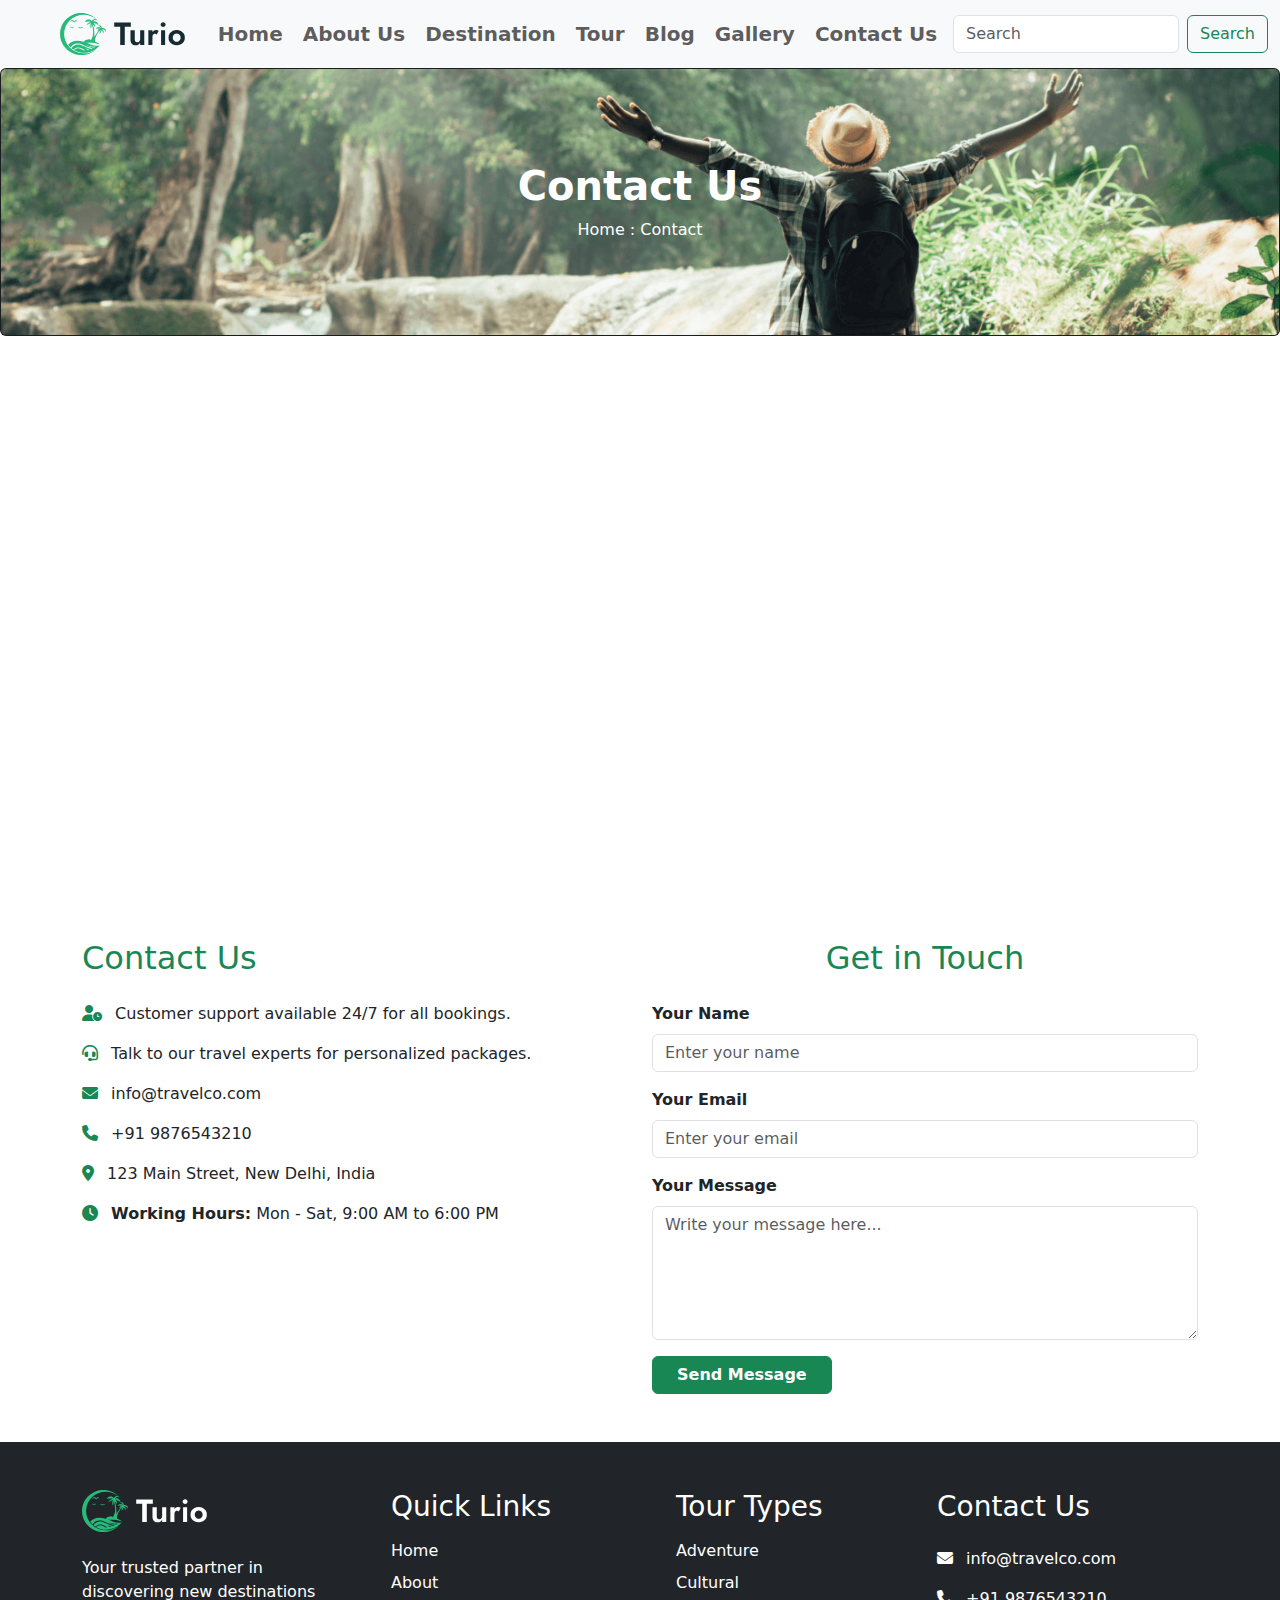
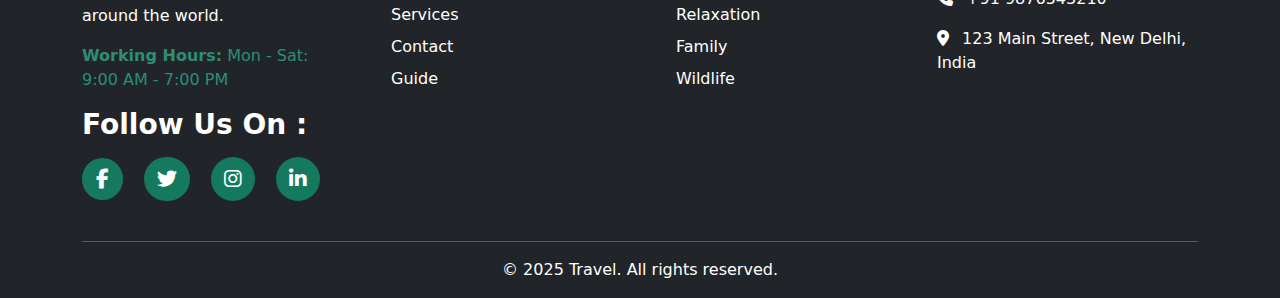
<file: Travel-Contact.html>
<!DOCTYPE html>
<html lang="en">

<head>
    <meta charset="UTF-8">
    <meta name="viewport" content="width=device-width, initial-scale=1.0">
    <title>Document</title>
    <link rel="stylesheet" href="Travels.css">
   <link
    href="https://cdn.jsdelivr.net/npm/bootstrap@5.3.3/dist/css/bootstrap.min.css"
    rel="stylesheet"
  />
  <script
    src="https://cdn.jsdelivr.net/npm/bootstrap@5.3.3/dist/js/bootstrap.bundle.min.js"
  ></script>
  <link
    rel="stylesheet"
    href="https://cdnjs.cloudflare.com/ajax/libs/font-awesome/6.5.0/css/all.min.css"
  />
    <link rel="stylesheet" href="https://cdnjs.cloudflare.com/ajax/libs/animate.css/4.1.1/animate.min.css" />
</head>

<body>
    <nav class="navbar navbar-expand-lg bg-body-tertiary">
        <div class="container-fluid">
            <a class="navbar-brand ms-5" href="#">
                <img src="img/header1-logo.svg" />
            </a>
            <button class="navbar-toggler" type="button" data-bs-toggle="collapse"
                data-bs-target="#navbarSupportedContent" aria-controls="navbarSupportedContent" aria-expanded="false"
                aria-label="Toggle navigation">
                <span class="navbar-toggler-icon"></span>
            </button>
            <div class="collapse navbar-collapse justify-content-center" id="navbarSupportedContent">
                <ul class="navbar-nav  fw-bold gap-1 fs-5">
                    <li class="nav-item">
                        <a class="nav-link" aria-current="page" href="index.html">Home</a>
                    </li>
                    <li class="nav-item">
                        <a class="nav-link" href="Travel-About.html">About Us</a>
                    </li>
                    <li class="nav-item">
                        <a class="nav-link" href="index.html">Destination</a>
                    </li>
                    <li class="nav-item">
                        <a class="nav-link" href="index.html">Tour</a>
                    </li>
                    <li class="nav-item">
                        <a class="nav-link" href="Travel-Blog.html">Blog</a>
                    </li>
                    <li class="nav-item">
                        <a class="nav-link" href="Travel-Gallery.html">Gallery</a>
                    </li>
                    <li class="nav-item">
                        <a class="nav-link" href="#">Contact Us</a>
                    </li>
                </ul>
            </div>
            <form class="d-flex" role="search">
                <input class="form-control me-2" type="search" placeholder="Search" aria-label="Search" />
                <button class="btn btn-outline-success" type="submit">Search</button>
            </form>
        </div>
    </nav>

    <div class="card text-bg-dark">
        <img src="img/bg-gallery.png" class="card-img slider-img1" alt="...">
        <div class="card-img-overlay d-flex flex-column justify-content-center align-items-center">
            <h1 class="card-title fw-bold">Contact Us</h1>
            <p class="card-text">Home : Contact</p>
        </div>
    </div>

    <div class="row my-5">
        <div class="col">
            <iframe
                src="https://www.google.com/maps/embed?pb=!1m18!1m12!1m3!1d2483.546649488594!2d-0.12209412349735066!3d51.50318637181238!2m3!1f0!2f0!3f0!3m2!1i1024!2i768!4f13.1!3m3!1m2!1s0x487604b900d26973%3A0x4291f3172409ea92!2slastminute.com%20London%20Eye!5e0!3m2!1sen!2sin!4v1749095735645!5m2!1sen!2sin"
                width="100%" height="500" style="border:0;" allowfullscreen="" loading="lazy"
                referrerpolicy="no-referrer-when-downgrade"></iframe>
        </div>
    </div>

    <!-- Contact Us Form -->
    <div class="container mb-5">
        <div class="row mt-4">
            <div class="col-lg-6 col-md-6">
                <h2 class="mb-4 text-success">Contact Us</h2>
                <p><i class="fas fa-user-clock me-2 text-success"></i> Customer support available 24/7 for all bookings.</p>
                <p><i class="fas fa-headset me-2 text-success"></i> Talk to our travel experts for personalized packages.</p>
                <p><i class="fas fa-envelope me-2 text-success"></i> info@travelco.com</p>
                <p><i class="fas fa-phone me-2 text-success"></i> +91 9876543210</p>
                <p><i class="fas fa-map-marker-alt me-2 text-success"></i> 123 Main Street, New Delhi, India</p>
                <p><i class="fas fa-clock me-2 text-success"></i> <strong>Working Hours:</strong> Mon - Sat, 9:00 AM to 6:00 PM</p>
            </div>

            <div class="col-lg-6 col-md-6">
                <h2 class="text-center mb-4 text-success">Get in Touch</h2>
                <form>
                    <div class="mb-3">
                        <label for="name" class="form-label fw-bold">Your Name</label>
                        <input type="text" class="form-control" id="name" placeholder="Enter your name" required>
                    </div>
                    <div class="mb-3">
                        <label for="email" class="form-label fw-bold">Your Email</label>
                        <input type="email" class="form-control" id="email" placeholder="Enter your email" required>
                    </div>
                    <div class="mb-3">
                        <label for="message" class="form-label fw-bold">Your Message</label>
                        <textarea class="form-control" id="message" rows="5" placeholder="Write your message here..."
                            required></textarea>
                    </div>
                    <div>
                        <button type="submit" class="btn btn-success px-4 fw-bold">Send Message</button>
                    </div>
                </form>
            </div>
        </div>
    </div>

    <footer class="bg-dark text-white pt-5 pb-3 mt-4">
        <div class="container text-center text-md-start">
            <div class="row">
                <div class="col-md-3 mb-4 ">
                    <img src="img/logo2-1.svg" /><br><br>
                    <p>Your trusted partner in discovering new destinations around the world. </p>
                    <p class="color"><strong>Working Hours:</strong> Mon - Sat: 9:00 AM - 7:00 PM</p>
                    <h3 class="fw-bold">Follow Us On :</h3>
                    <div class="mt-3">
                        <a href="#" class="text-white me-3 fs-5"><i class="fab fa-facebook-f bg-color-icon"></i></a>
                        <a href="#" class="text-white me-3 fs-5"><i class="fab fa-twitter bg-color-icon1"></i></a>
                        <a href="#" class="text-white me-3 fs-5"><i class="fab fa-instagram bg-color-icon1"></i></a>
                        <a href="#" class="text-white me-3 fs-5"><i class="fab fa-linkedin-in bg-color-icon1"></i></a>
                    </div>
                </div>
                <div class="col-md-3 mb-4">
                    <h3 class="ms-4 mb-3">Quick Links</h3>
                    <ul class="list-unstyled ms-4">
                        <li class="mb-2"><a href="Travels.html" class="text-white text-decoration-none">Home</a></li>
                        <li class="mb-2"><a href="#" class="text-white text-decoration-none">About</a></li>
                        <li class="mb-2"><a href="#" class="text-white text-decoration-none">Services</a></li>
                        <li class="mb-2"><a href="#" class="text-white text-decoration-none">Contact</a></li>
                        <li class="mb-2"><a href="#guide" class="text-white text-decoration-none">Guide</a></li>
                    </ul>
                </div>
                <div class="col-md-3 mb-4">
                    <h3 class="ms-4 mb-3">Tour Types</h3>
                    <ul class="list-unstyled ms-4">
                        <li class="mb-2"><a href="#" class="text-white text-decoration-none">Adventure</a></li>
                        <li class="mb-2"><a href="#" class="text-white text-decoration-none">Cultural</a></li>
                        <li class="mb-2"><a href="#" class="text-white text-decoration-none">Relaxation</a></li>
                        <li class="mb-2"><a href="#" class="text-white text-decoration-none">Family</a></li>
                        <li class="mb-2"><a href="#" class="text-white text-decoration-none">Wildlife</a></li>
                    </ul>
                </div>
                <div class="col-md-3 mb-4">
                    <h3 class="mb-4">Contact Us</h3>
                    <p><i class="fas fa-envelope me-2"></i> info@travelco.com</p>
                    <p><i class="fas fa-phone me-2"></i> +91 9876543210</p>
                    <p><i class="fas fa-map-marker-alt me-2"></i> 123 Main Street, New Delhi, India</p>
                </div>
            </div>
            <hr>
            <div class="text-center mt-3">
                <p class="mb-0">&copy; 2025 Travel. All rights reserved.</p>
            </div>
        </div>
    </footer>
</body>
</html>
</file>
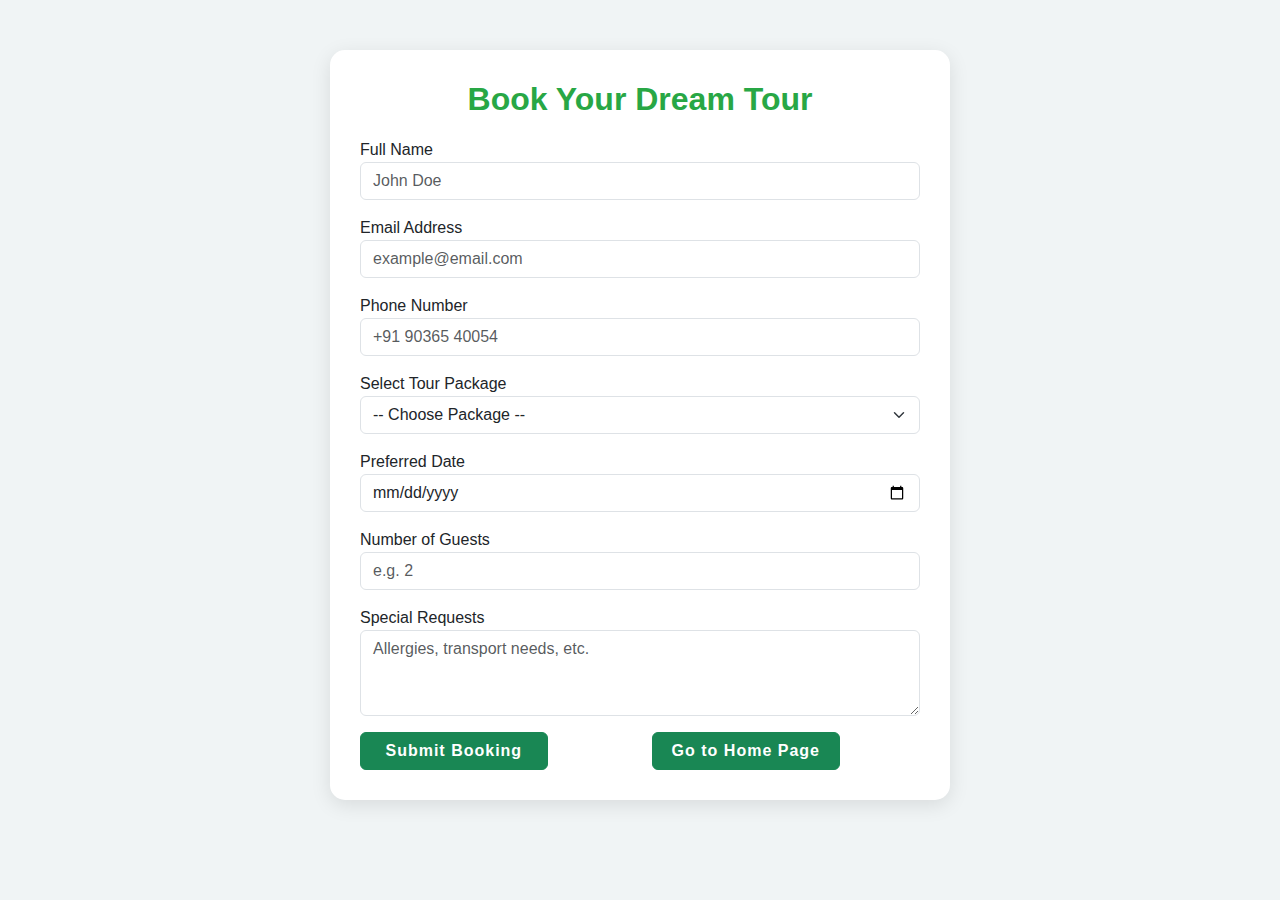
<file: Travel-form.html>
<!DOCTYPE html>
<html lang="en">
<head>
  <meta charset="UTF-8" />
  <meta name="viewport" content="width=device-width, initial-scale=1.0"/>
  <title>Book Your Tour</title>
 <link
    href="https://cdn.jsdelivr.net/npm/bootstrap@5.3.3/dist/css/bootstrap.min.css"
    rel="stylesheet"
  />
  <script
    src="https://cdn.jsdelivr.net/npm/bootstrap@5.3.3/dist/js/bootstrap.bundle.min.js"
  ></script>
  <style>
    body {
      background: #f0f4f5;
      font-family: 'Segoe UI', sans-serif;
    }
    .form-container {
      width: 620px;
      background: #ffffff;
      padding: 30px;
      border-radius: 15px;
      box-shadow: 0 5px 20px rgba(0, 0, 0, 0.1);
      margin-top: 50px;
    }
    .form-title {
      color: #28a745;
      font-weight: bold;
      margin-bottom: 20px;
    }
    label {
      font-weight: 500;
    }
    .btn-success {
      font-weight: bold;
      letter-spacing: 1px;
      width: 70%;
    }
    @media  (min-width: 310px) and (max-width: 575px) {
      .btn{
        width: 75%;
        margin: 5px;
      }
    }
  </style>
</head>
<body>
  <div class="container d-flex justify-content-center">
    <div class="form-container mb-5">
      <h2 class="form-title text-center">Book Your Dream Tour</h2>
      <form>
        <div class="mb-3">
          <label>Full Name</label>
          <input type="text" class="form-control" placeholder="John Doe" required>
        </div>

        <div class="mb-3">
          <label>Email Address</label>
          <input type="email" class="form-control" placeholder="example@email.com" required>
        </div>

        <div class="mb-3">
          <label>Phone Number</label>
          <input type="tel" class="form-control" placeholder="+91 90365 40054" required>
        </div>

        <div class="mb-3">
          <label>Select Tour Package</label>
          <select class="form-select" required>
            <option disabled selected>-- Choose Package --</option>
            <option>Louvre Museum - Paris</option>
            <option>Swiss Alps - Switzerland</option>
            <option>Maldives Getaway</option>
            <option>Cultural Cuba Tour</option>
          </select>
        </div>

        <div class="mb-3">
          <label>Preferred Date</label>
          <input type="date" class="form-control" required>
        </div>

        <div class="mb-3">
          <label>Number of Guests</label>
          <input type="number" class="form-control" min="1" placeholder="e.g. 2" required>
        </div>

        <div class="mb-3">
          <label>Special Requests</label>
          <textarea class="form-control" rows="3" placeholder="Allergies, transport needs, etc."></textarea>
        </div>
        <div class="row">
          <div class="col-md-6 col-sm-6">
            <button type="submit" class="btn btn-success">Submit Booking</button>
       
        </div>
        <div class="col-md-6 col-sm-6">
            
        <a href="index.html" class="btn btn-success">Go to Home Page</a>
        </div>
        </div>
        
      </form>
    </div>
  </div>
</body>
</html>
</file>
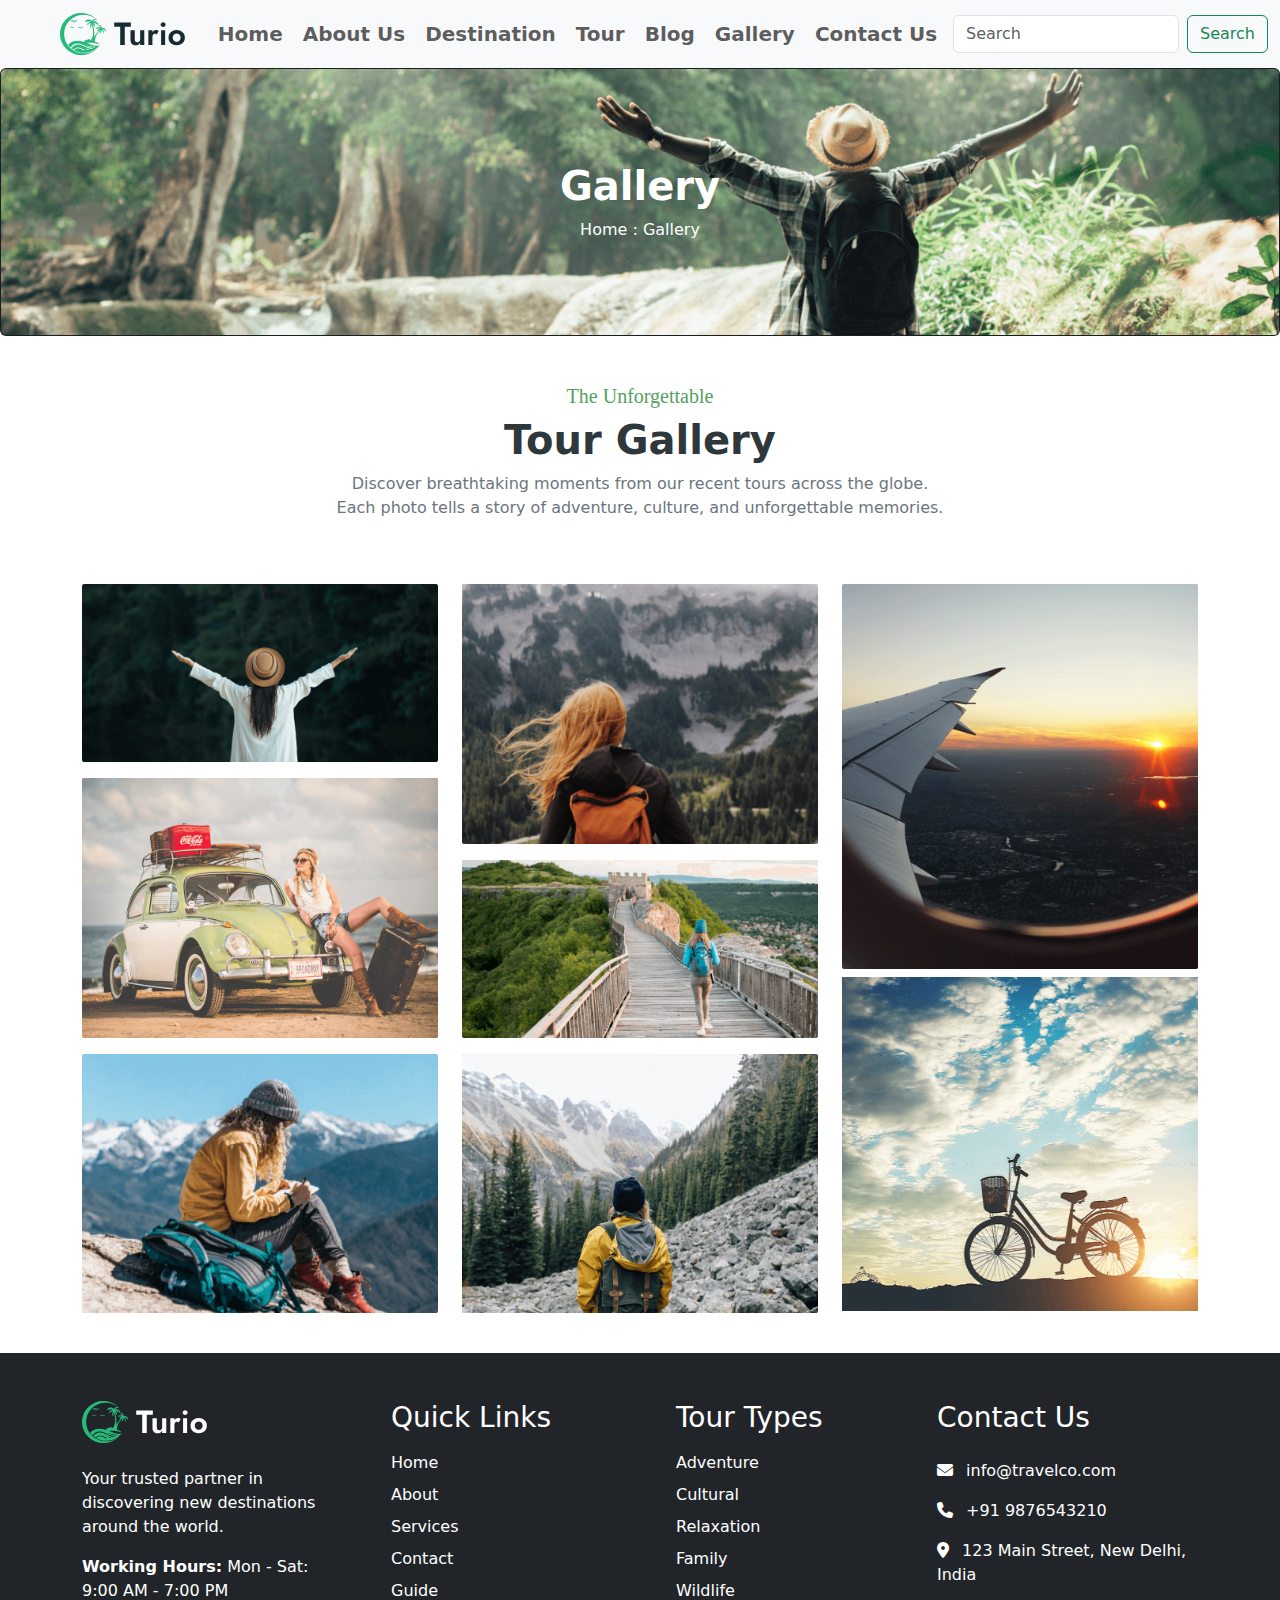
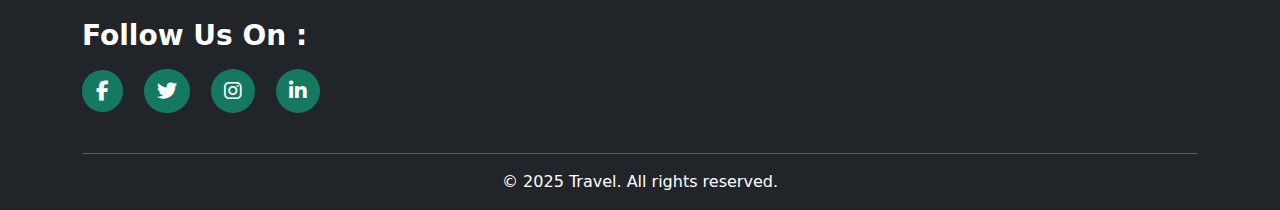
<file: Travel-Gallery.html>
<!DOCTYPE html>
<html lang="en">
<head>
    <meta charset="UTF-8">
    <meta name="viewport" content="width=device-width, initial-scale=1.0">
    <title>Document</title>
    <link rel="stylesheet" href="Travels.css">
    <link
    href="https://cdn.jsdelivr.net/npm/bootstrap@5.3.3/dist/css/bootstrap.min.css"
    rel="stylesheet"
  />
  <script
    src="https://cdn.jsdelivr.net/npm/bootstrap@5.3.3/dist/js/bootstrap.bundle.min.js"
  ></script>
  <link
    rel="stylesheet"
    href="https://cdnjs.cloudflare.com/ajax/libs/font-awesome/6.5.0/css/all.min.css"
  />
    <link rel="stylesheet" href="https://cdnjs.cloudflare.com/ajax/libs/animate.css/4.1.1/animate.min.css" />
</head>
<body>
    <nav class="navbar navbar-expand-lg bg-body-tertiary">
        <div class="container-fluid">
            <a class="navbar-brand ms-5" href="#">
                <img src="img/header1-logo.svg" />
            </a>
            <button class="navbar-toggler" type="button" data-bs-toggle="collapse"
                data-bs-target="#navbarSupportedContent" aria-controls="navbarSupportedContent" aria-expanded="false"
                aria-label="Toggle navigation">
                <span class="navbar-toggler-icon"></span>
            </button>
            <div class="collapse navbar-collapse justify-content-center" id="navbarSupportedContent">
                <ul class="navbar-nav  fw-bold gap-1 fs-5">
                    <li class="nav-item">
                        <a class="nav-link" aria-current="page" href="index.html">Home</a>
                    </li>
                    <li class="nav-item">
                        <a class="nav-link" href="Travel-About.html">About Us</a>
                    </li>
                    <li class="nav-item">
                        <a class="nav-link" href="index.html">Destination</a>
                    </li>
                    <li class="nav-item">
                        <a class="nav-link" href="index.html">Tour</a>
                    </li>
                    <li class="nav-item">
                        <a class="nav-link" href="Travel-Blog.html">Blog</a>
                    </li>
                    <li class="nav-item">
                        <a class="nav-link" href="#">Gallery</a>
                    </li>
                    <li class="nav-item">
                        <a class="nav-link" href="Travel-Contact.html">Contact Us</a>
                    </li>
                </ul>
            </div>
            <form class="d-flex" role="search">
                <input class="form-control me-2" type="search" placeholder="Search" aria-label="Search" />
                <button class="btn btn-outline-success" type="submit">Search</button>
            </form>
        </div>
    </nav>

    <div class="card text-bg-dark">
        <img src="img/bg-gallery.png" class="card-img slider-img1" alt="...">
        <div class="card-img-overlay d-flex flex-column justify-content-center align-items-center">
            <h1 class="card-title fw-bold">Gallery</h1>
            <p class="card-text">Home : Gallery</p>
        </div>
    </div>

    <div class="container">
        <div class="row my-5 text-center">
            <div class="col">
                <h5 style="color: #54a15d; font-family: initial;">The Unforgettable</h5>
                <h1 style="color: #2d373c; font-weight: 800;">Tour Gallery</h1>
                <p style="color: #6c757d;">
                    Discover breathtaking moments from our recent tours across the globe.<br>
                    Each photo tells a story of adventure, culture, and unforgettable memories.
                </p>
            </div>
        </div>

        <div class="row">
            <div class="col-lg-4 col-md-12 col-sm-12 mb-3">
                <img src="img/t1.png" class="w-100 mb-3"><br>
                <img src="img/t2.png" class="w-100 mb-3"><br>
                <img src="img/t3.png" class="w-100 "><br>
            </div>
            <div class="col-lg-4 col-md-12 col-sm-12 mb-3">
                <img src="img/t4.png" class="w-100 mb-3"><br>
                <img src="img/t5.png" class="w-100 mb-3"><br>
                <img src="img/t6.png" class="w-100"><br>
            </div>
            <div class="col-lg-4 col-md-12 col-sm-12 mb-3">
                <img src="img/t7.png" class="w-100 mb-2"><br>
                <img src="img/t8.png" class="w-100"><br>
            </div>
        </div>
    </div>

    <footer class="bg-dark text-white pt-5 pb-3 mt-4">
        <div class="container text-center text-md-start">
            <div class="row">
                <div class="col-md-3 mb-4 ">
                    <img src="img/logo2-1.svg" /><br><br>
                    <p>Your trusted partner in discovering new destinations around the world. </p>
                    <p><strong>Working Hours:</strong> Mon - Sat: 9:00 AM - 7:00 PM</p>
                    <h3 class="fw-bold">Follow Us On :</h3>
                    <div class="mt-3">
                        <a href="#" class="text-white me-3 fs-5"><i class="fab fa-facebook-f bg-color-icon"></i></a>
                        <a href="#" class="text-white me-3 fs-5"><i class="fab fa-twitter bg-color-icon1"></i></a>
                        <a href="#" class="text-white me-3 fs-5"><i class="fab fa-instagram bg-color-icon1"></i></a>
                        <a href="#" class="text-white me-3 fs-5"><i class="fab fa-linkedin-in bg-color-icon1"></i></a>
                    </div>
                </div>
                <div class="col-md-3 mb-4">
                    <h3 class="ms-4 mb-3">Quick Links</h3>
                    <ul class="list-unstyled ms-4">
                        <li class="mb-2"><a href="Travels.html" class="text-white text-decoration-none">Home</a></li>
                        <li class="mb-2"><a href="#" class="text-white text-decoration-none">About</a></li>
                        <li class="mb-2"><a href="#" class="text-white text-decoration-none">Services</a></li>
                        <li class="mb-2"><a href="Travel-Contact.html" class="text-white text-decoration-none">Contact</a></li>
                        <li class="mb-2"><a href="#guide" class="text-white text-decoration-none">Guide</a></li>
                    </ul>
                </div>
                <div class="col-md-3 mb-4">
                    <h3 class="ms-4 mb-3">Tour Types</h3>
                    <ul class="list-unstyled ms-4">
                        <li class="mb-2"><a href="#" class="text-white text-decoration-none">Adventure</a></li>
                        <li class="mb-2"><a href="#" class="text-white text-decoration-none">Cultural</a></li>
                        <li class="mb-2"><a href="#" class="text-white text-decoration-none">Relaxation</a></li>
                        <li class="mb-2"><a href="#" class="text-white text-decoration-none">Family</a></li>
                        <li class="mb-2"><a href="#" class="text-white text-decoration-none">Wildlife</a></li>
                    </ul>
                </div>
                <div class="col-md-3 mb-4">
                    <h3 class="mb-4">Contact Us</h3>
                    <p><i class="fas fa-envelope me-2"></i> info@travelco.com</p>
                    <p><i class="fas fa-phone me-2"></i> +91 9876543210</p>
                    <p><i class="fas fa-map-marker-alt me-2"></i> 123 Main Street, New Delhi, India</p>
                </div>
            </div>
            <hr>
            <div class="text-center mt-3">
                <p class="mb-0">&copy; 2025 Travel. All rights reserved.</p>
            </div>
        </div>
    </footer>
</body>
</html>
</file>
<file: Travels.css>
.navbar .nav-link:hover {
    color: #13ab85 !important;
}

.carousel-indicators [data-bs-target] {
    width: 12px !important;
    height: 12px !important;
    border-radius: 50%;
    background-color: #000;
    margin: 0 5px;
    border: none;
    opacity: 0.5;
    transition: opacity 0.3s ease;
    padding: 0;
}

.carousel-indicators .active {
    opacity: 1;
    background-color: #13ab85;
}

.blur-bg {
    filter: blur(0.5px) grayscale(0.3);
}

.hi5 {
    font-weight: 400;
    text-transform: uppercase;
    letter-spacing: 5px;
}

.hi2 {
    font-size: 60px;
    color: rgba(67, 183, 67, 0.897);
    font-weight: 700;
    letter-spacing: 4px;
}
.hi1 {
    font-size: 60px;
    color: rgba(67, 183, 67, 0.897);
    font-weight: 700;
    letter-spacing: 4px;
}

.image-container {
    position: relative;
    overflow: hidden;
    height: 250px;
    /* Adjust height as needed */
}

.image-container img {
    position: absolute;
    width: 100%;
    height: 100%;
    object-fit: cover;
    transition: transform 0.5s ease;
}

.image-container img:hover {
    transform: scale(1.3);
}

.h-80 {
    height: 80%;
}

.image-text {
    position: relative;
}
.text {
    position: absolute;
    bottom: 5px;
    left: 20px;
    color: white;
    font-weight: bold;
    font-size: 1.5rem;
    text-shadow: 2px 2px 8px rgba(0, 0, 0, 0.7);
}

.fixed-height {
    height: 300px;
    object-fit: cover;
    width: 100%;
}

.ms-6 {
    margin-left: 26% !important;
}

.p1 {
    font-size: 16px;
}
.slider-img {
  height: 550px;
  object-fit: cover;
}
.color
{
    color: #2d8d75;
}
.bg-color-icon
{
    background-color: #157960;
    padding: 11px 14px 11px 14px;
    border-radius: 30px;
}
.bg-color-icon1
{
    background-color: #157960;
    padding: 12px 13px 12px 13px;
    border-radius: 30px;
}


@media (min-width:992px) and (max-width:1276px) {
    .hi2 {
        font-size: 35px !important;
    }
    .slider-img {
    height: 100%;
  }
  .slider-img1 {
    height: 100%;
    height: 100%;
  }
}

@media (min-width: 768px) and (max-width: 991px) {
    .hi2 {
        font-size: 30px !important;
    }
    .slider-img {
    height: 800px; 
  }
  .slider-img1 {
    height: 100%;
    height: 100%;
  }
}

@media (min-width: 576px) and (max-width: 767px) {
    .hi2 {
        font-size: 20px !important;
    }
    .slider-img {
    height: 800px;
  }
    .col-md-8,
    .col-md-4 {
        width: 100%;
    }
}

@media  (min-width: 310px) and (max-width: 575px) {
    .hi2 {
        font-size: 15px !important;
    }
    .col-md-8,
    .col-md-4,
    .col-sm-6 {
        width: 30%;
    }
    .card-img
    {
        /* width:200px !important; */
        height: 300px !important;
    }
   .slider-img {
    height: 800px;
  }

}
</file>
